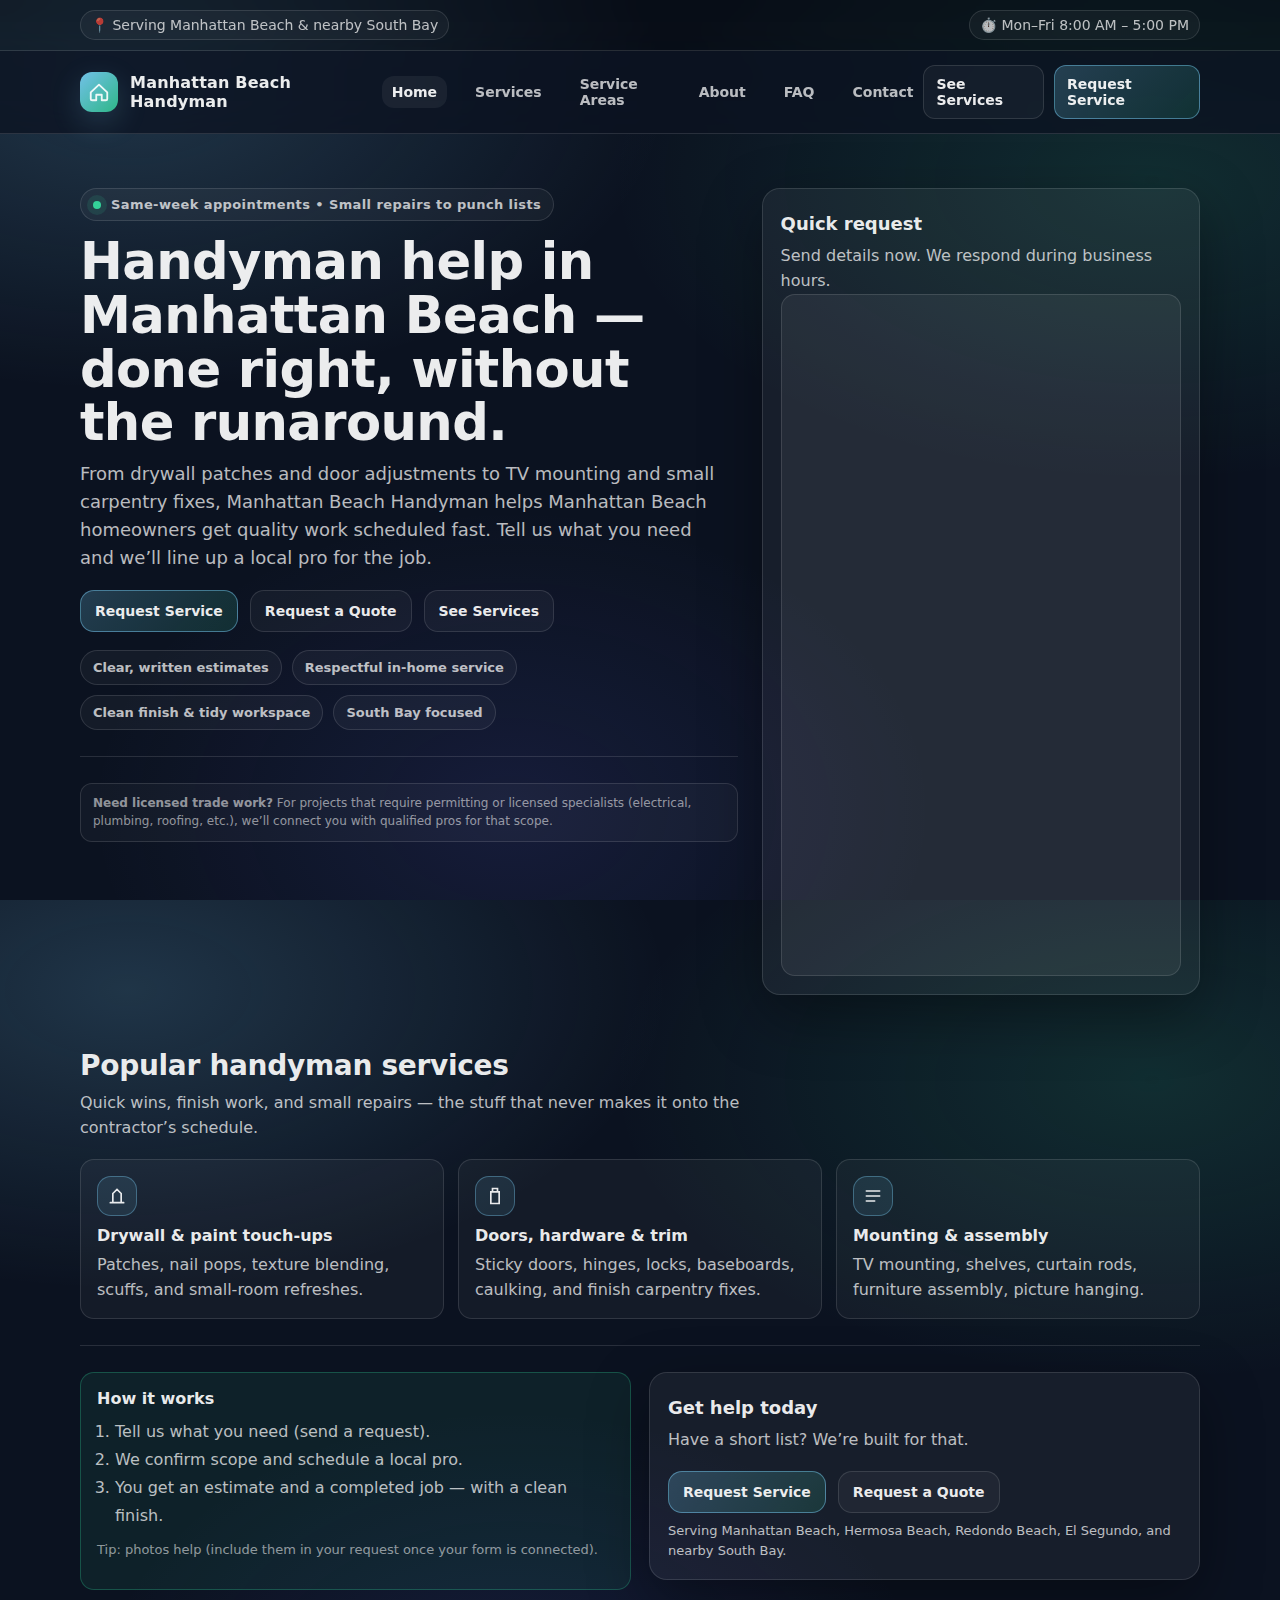
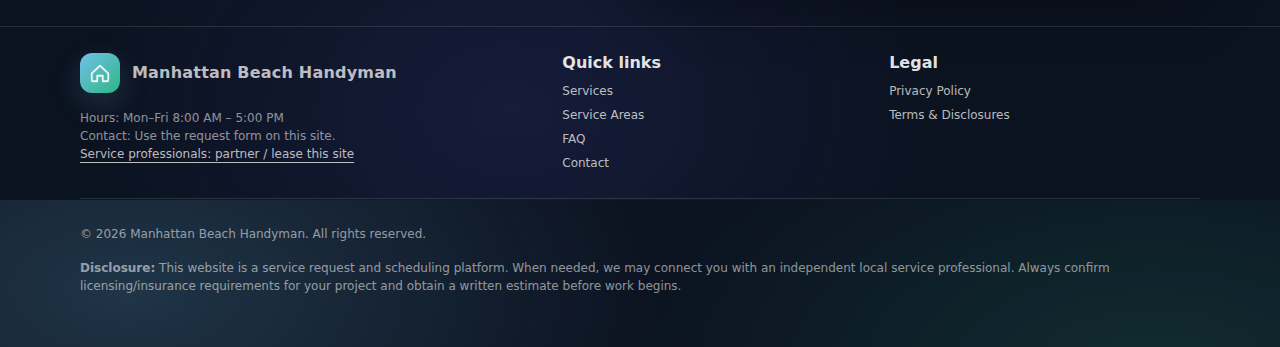
<file: index.html>
<!doctype html>
<html lang="en">
<head>
  <meta charset="utf-8" />
  <meta name="viewport" content="width=device-width, initial-scale=1" />
  <title>Manhattan Beach Handyman | Home Repairs & Punch Lists</title>
  <meta name="description" content="Handyman services in Manhattan Beach for drywall patching, doors & hardware, mounting, light carpentry, and punch list work. Request service via contact form." />
  <meta property="og:title" content="Manhattan Beach Handyman | Home Repairs & Punch Lists" />
  <meta property="og:description" content="Handyman services in Manhattan Beach for drywall patching, doors & hardware, mounting, light carpentry, and punch list work. Request service via contact form." />
  <meta property="og:type" content="website" />
  <meta property="og:url" content="https://manhattanbeachhandyman.com/" />
  <meta name="theme-color" content="#0b1220" />
  <link rel="canonical" href="https://manhattanbeachhandyman.com/" />
  <link rel="stylesheet" href="assets/css/styles.css" />
  <script type="application/ld+json">{"@context": "https://schema.org", "@type": "LocalBusiness", "name": "Manhattan Beach Handyman", "url": "https://manhattanbeachhandyman.com/", "areaServed": {"@type": "City", "name": "Manhattan Beach", "address": {"@type": "PostalAddress", "addressLocality": "Manhattan Beach", "addressRegion": "CA", "addressCountry": "US"}}, "serviceType": "Handyman Services", "openingHoursSpecification": [{"@type": "OpeningHoursSpecification", "dayOfWeek": ["Monday", "Tuesday", "Wednesday", "Thursday", "Friday"], "opens": "08:00", "closes": "17:00"}]}</script>
</head>
<body>
  <div class="topbar">
    <div class="container topbar-inner">
      <div class="pill">📍 Serving Manhattan Beach & nearby South Bay</div>
      <div class="pill">⏱️ Mon–Fri 8:00 AM – 5:00 PM</div>
    </div>
  </div>

  <header class="site-header">
    <div class="container">
      <div class="nav">
        <a class="brand" href="index.html" aria-label="Manhattan Beach Handyman homepage">
          <span class="logo"><svg viewBox="0 0 24 24" fill="none" aria-hidden="true">
  <path d="M3 12.5L12 4l9 8.5v7a1.5 1.5 0 0 1-1.5 1.5H15v-6h-6v6H4.5A1.5 1.5 0 0 1 3 19.5v-7Z" stroke="white" stroke-width="2" stroke-linejoin="round"/>
</svg></span>
          <span>Manhattan Beach Handyman</span>
        </a>

        <nav class="nav-links" aria-label="Primary navigation">
          <a class="active" href="index.html">Home</a>
<a class="" href="services.html">Services</a>
<a class="" href="service-areas.html">Service Areas</a>
<a class="" href="about.html">About</a>
<a class="" href="faq.html">FAQ</a>
<a class="" href="contact.html">Contact</a>
        </nav>

                <div class="nav-cta">
          <a class="btn small" href="services.html">See Services</a>
          <a class="btn primary small" href="contact.html">Request Service</a>
        </div>

        <button class="mobile-toggle" data-mobile-toggle aria-label="Toggle menu">Menu</button>
      </div>

      <nav class="mobile-menu" data-mobile-menu aria-label="Mobile navigation">
        <a class="active" href="index.html">Home</a>
<a class="" href="services.html">Services</a>
<a class="" href="service-areas.html">Service Areas</a>
<a class="" href="about.html">About</a>
<a class="" href="faq.html">FAQ</a>
<a class="" href="contact.html">Contact</a>
                <div class="hero-actions" style="margin-top:10px;">
          <a class="btn" href="services.html">See Services</a>
          <a class="btn primary" href="contact.html">Request Service</a>
        </div>
      </nav>
    </div>
  </header>

  <main>
    <section class="hero">
      <div class="container">
        <div class="hero-grid">
          <div>
            <div class="kicker"><span class="dot" aria-hidden="true"></span> Same-week appointments • Small repairs to punch lists</div>
            <h1>Handyman help in Manhattan Beach — done right, without the runaround.</h1>
            <p class="lead">
              From drywall patches and door adjustments to TV mounting and small carpentry fixes, Manhattan Beach Handyman helps Manhattan Beach homeowners
              get quality work scheduled fast. Tell us what you need and we’ll line up a local pro for the job.
            </p>

            <div class="hero-actions">
              <a class="btn primary" href="contact.html">Request Service</a>
              <a class="btn" href="contact.html">Request a Quote</a>
              <a class="btn" href="services.html">See Services</a>
            </div>

            <div class="badges" aria-label="Highlights">
              <div class="badge">Clear, written estimates</div>
              <div class="badge">Respectful in-home service</div>
              <div class="badge">Clean finish & tidy workspace</div>
              <div class="badge">South Bay focused</div>
            </div>

            <div class="hr"></div>
            <div class="notice">
              <strong>Need licensed trade work?</strong> For projects that require permitting or licensed specialists (electrical, plumbing, roofing, etc.),
              we’ll connect you with qualified pros for that scope.
            </div>
          </div>

          <div class="card">
            <div class="card-inner">
              <h3>Quick request</h3>
              <p>Send details now. We respond during business hours.</p>

              <!-- CONTACT FORM PLACEHOLDER
                   Replace this entire form with the embed code you’ll provide (Formspree, HighLevel, Jotform, etc.)
              -->
              <div class="embed">
  <iframe aria-label="Contact Us" frameborder="0" style="height:680px;width:100%;border:none;" src="https://forms.zohopublic.com/mobeachciti1/form/BCElectric/formperma/2JHgr9yllzlmDVvQMWgPdPE1xkvqtnTX8mqxnDVgv7M"></iframe>
</div>
            </div>
          </div>
        </div>
      </div>
    </section>

    <section class="section">
      <div class="container">
        <h2>Popular handyman services</h2>
        <p class="sub">Quick wins, finish work, and small repairs — the stuff that never makes it onto the contractor’s schedule.</p>

        <div class="grid3">
          <div class="feature">
            <div class="icon" aria-hidden="true">
              <svg viewBox="0 0 24 24" fill="none"><path d="M4 20h16M7 20V9l5-5 5 5v11" stroke="white" stroke-width="2" stroke-linecap="round"/></svg>
            </div>
            <h3>Drywall & paint touch-ups</h3>
            <p>Patches, nail pops, texture blending, scuffs, and small-room refreshes.</p>
          </div>

          <div class="feature">
            <div class="icon" aria-hidden="true">
              <svg viewBox="0 0 24 24" fill="none"><path d="M7 7h10v14H7zM9 3h6v4H9z" stroke="white" stroke-width="2"/></svg>
            </div>
            <h3>Doors, hardware & trim</h3>
            <p>Sticky doors, hinges, locks, baseboards, caulking, and finish carpentry fixes.</p>
          </div>

          <div class="feature">
            <div class="icon" aria-hidden="true">
              <svg viewBox="0 0 24 24" fill="none"><path d="M4 6h16M4 12h16M4 18h10" stroke="white" stroke-width="2" stroke-linecap="round"/></svg>
            </div>
            <h3>Mounting & assembly</h3>
            <p>TV mounting, shelves, curtain rods, furniture assembly, picture hanging.</p>
          </div>
        </div>

        <div class="hr"></div>

        <div class="split">
          <div class="callout">
            <strong>How it works</strong>
            <ol class="list">
              <li>Tell us what you need (send a request).</li>
              <li>We confirm scope and schedule a local pro.</li>
              <li>You get an estimate and a completed job — with a clean finish.</li>
            </ol>
            <p class="mini">Tip: photos help (include them in your request once your form is connected).</p>
          </div>

          <div class="card">
            <div class="card-inner">
              <h3>Get help today</h3>
              <p>Have a short list? We’re built for that.</p>
              <div class="hero-actions">
                <a class="btn primary" href="contact.html">Request Service</a>
                <a class="btn" href="contact.html">Request a Quote</a>
              </div>
              <p class="mini">Serving Manhattan Beach, Hermosa Beach, Redondo Beach, El Segundo, and nearby South Bay.</p>
            </div>
          </div>
        </div>
      </div>
    </section>
  </main>

  <footer>
    <div class="container">
      <div class="footer-grid">
        <div>
          <div class="brand" style="margin-bottom:8px;">
            <span class="logo" aria-hidden="true"><svg viewBox="0 0 24 24" fill="none" aria-hidden="true">
  <path d="M3 12.5L12 4l9 8.5v7a1.5 1.5 0 0 1-1.5 1.5H15v-6h-6v6H4.5A1.5 1.5 0 0 1 3 19.5v-7Z" stroke="white" stroke-width="2" stroke-linejoin="round"/>
</svg></span>
            <span>Manhattan Beach Handyman</span>
          </div>
          <div class="smallprint">
            Hours: Mon–Fri 8:00 AM – 5:00 PM<br />
            Contact: Use the request form on this site.<br />
            <span class="partner-link"><a href="partner.html">Service professionals: partner / lease this site</a></span>
          </div>
        </div>
        <div>
          <strong style="color:rgba(255,255,255,.9)">Quick links</strong>
          <div class="smallprint" style="margin-top:10px; display:grid; gap:6px;">
            <a href="services.html">Services</a>
            <a href="service-areas.html">Service Areas</a>
            <a href="faq.html">FAQ</a>
            <a href="contact.html">Contact</a>
          </div>
        </div>
        <div>
          <strong style="color:rgba(255,255,255,.9)">Legal</strong>
          <div class="smallprint" style="margin-top:10px; display:grid; gap:6px;">
            <a href="privacy.html">Privacy Policy</a>
            <a href="terms.html">Terms & Disclosures</a>
          </div>
        </div>
      </div>

      <div class="hr"></div>

      <div class="smallprint">
        © <span data-year></span> Manhattan Beach Handyman. All rights reserved.
      </div>
      <p class="smallprint">
        <strong>Disclosure:</strong> This website is a service request and scheduling platform. When needed, we may connect you with an independent local service professional.
        Always confirm licensing/insurance requirements for your project and obtain a written estimate before work begins.
      </p>
    </div>
  </footer>

  <script src="assets/js/main.js" defer></script>
</body>
</html>
</file>
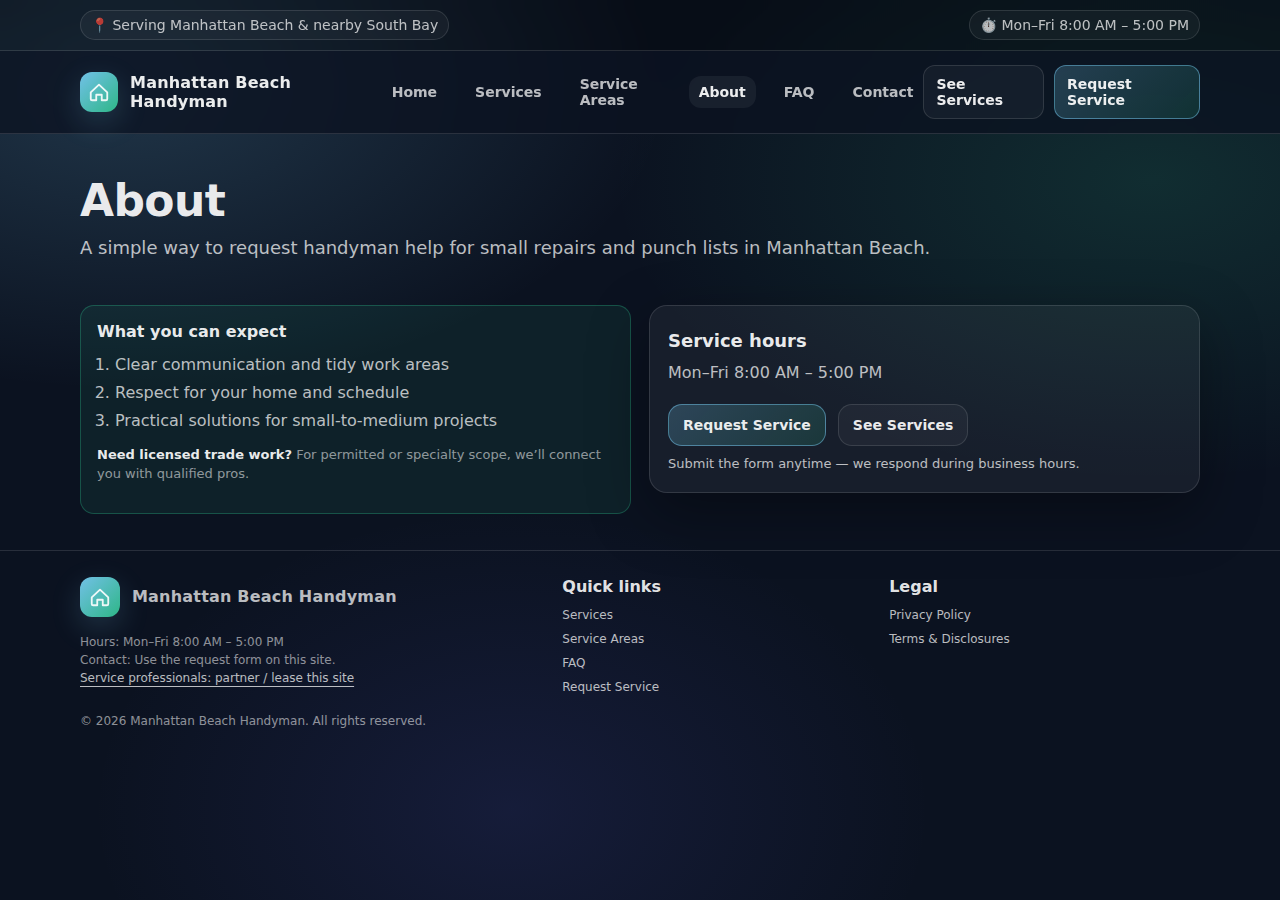
<file: about.html>
<!doctype html>
<html lang="en">
<head>

  <meta charset="utf-8" />
  <meta name="viewport" content="width=device-width, initial-scale=1" />
  <title>About | Manhattan Beach Handyman</title>
  <meta name="description" content="A simple way to request handyman help for small repairs and punch lists in Manhattan Beach. Submit a service request via our contact form." />
  <meta property="og:title" content="About | Manhattan Beach Handyman" />
  <meta property="og:description" content="A simple way to request handyman help for small repairs and punch lists in Manhattan Beach. Submit a service request via our contact form." />
  <meta property="og:type" content="website" />
  <meta property="og:url" content="https://manhattanbeachhandyman.com/about.html" />
  <meta name="theme-color" content="#0b1220" />
  <link rel="canonical" href="https://manhattanbeachhandyman.com/about.html" />
  <link rel="stylesheet" href="assets/css/styles.css" />
  <script type="application/ld+json">{"@context":"https://schema.org","@type":"LocalBusiness","name":"Manhattan Beach Handyman","url":"https://manhattanbeachhandyman.com/about.html","areaServed":{"@type":"City","name":"Manhattan Beach","address":{"@type":"PostalAddress","addressLocality":"Manhattan Beach","addressRegion":"CA","addressCountry":"US"}},"serviceType":"Handyman Services","openingHoursSpecification":[{"@type":"OpeningHoursSpecification","dayOfWeek":["Monday","Tuesday","Wednesday","Thursday","Friday"],"opens":"08:00","closes":"17:00"}]}</script>

</head>
<body>

  <div class="topbar">
    <div class="container topbar-inner">
      <div class="pill">📍 Serving Manhattan Beach & nearby South Bay</div>
      <div class="pill">⏱️ Mon–Fri 8:00 AM – 5:00 PM</div>
    </div>
  </div>


  <header class="site-header">
    <div class="container">
      <div class="nav">
        <a class="brand" href="index.html" aria-label="Manhattan Beach Handyman homepage">
          <span class="logo" aria-hidden="true">
            <svg viewBox="0 0 24 24" fill="none" aria-hidden="true">
              <path d="M3 12.5L12 4l9 8.5v7a1.5 1.5 0 0 1-1.5 1.5H15v-6h-6v6H4.5A1.5 1.5 0 0 1 3 19.5v-7Z" stroke="white" stroke-width="2" stroke-linejoin="round"/>
            </svg>
          </span>
          <span>Manhattan Beach Handyman</span>
        </a>

        <nav class="nav-links" aria-label="Primary navigation">
          <a class="" href="index.html">Home</a>
<a class="" href="services.html">Services</a>
<a class="" href="service-areas.html">Service Areas</a>
<a class="active" href="about.html">About</a>
<a class="" href="faq.html">FAQ</a>
<a class="" href="contact.html">Contact</a>
        </nav>

        <div class="nav-cta">
          <a class="btn small" href="services.html">See Services</a>
          <a class="btn primary small" href="contact.html">Request Service</a>
        </div>

        <button class="mobile-toggle" data-mobile-toggle aria-label="Toggle menu">Menu</button>
      </div>

      <nav class="mobile-menu" data-mobile-menu aria-label="Mobile navigation">
        <a class="" href="index.html">Home</a>
<a class="" href="services.html">Services</a>
<a class="" href="service-areas.html">Service Areas</a>
<a class="active" href="about.html">About</a>
<a class="" href="faq.html">FAQ</a>
<a class="" href="contact.html">Contact</a>
        <div class="hero-actions" style="margin-top:10px;">
          <a class="btn" href="services.html">See Services</a>
          <a class="btn primary" href="contact.html">Request Service</a>
        </div>
      </nav>
    </div>
  </header>

<main>

  <section class="page-hero">
    <div class="container">
      <h1>About</h1>
      <p class="lead">A simple way to request handyman help for small repairs and punch lists in Manhattan Beach.</p>
    </div>
  </section>

  <section class="section">
    <div class="container">
      <div class="split">
        <div class="callout">
          <strong>What you can expect</strong>
          <ol class="list">
            <li>Clear communication and tidy work areas</li>
            <li>Respect for your home and schedule</li>
            <li>Practical solutions for small‑to‑medium projects</li>
          </ol>
          <p class="mini"><strong>Need licensed trade work?</strong> For permitted or specialty scope, we’ll connect you with qualified pros.</p>
        </div>

        <div class="card">
          <div class="card-inner">
            <h3>Service hours</h3>
            <p>Mon–Fri 8:00 AM – 5:00 PM</p>
            <div class="hero-actions">
              <a class="btn primary" href="contact.html">Request Service</a>
              <a class="btn" href="services.html">See Services</a>
            </div>
            <p class="mini">Submit the form anytime — we respond during business hours.</p>
          </div>
        </div>
      </div>
    </div>
  </section>

</main>

  <footer>
    <div class="container">
      <div class="footer-grid">
        <div>
          <div class="brand" style="margin-bottom:8px;">
            <span class="logo" aria-hidden="true"><svg viewBox="0 0 24 24" fill="none" aria-hidden="true">
              <path d="M3 12.5L12 4l9 8.5v7a1.5 1.5 0 0 1-1.5 1.5H15v-6h-6v6H4.5A1.5 1.5 0 0 1 3 19.5v-7Z" stroke="white" stroke-width="2" stroke-linejoin="round"/>
            </svg></span>
            <span>Manhattan Beach Handyman</span>
          </div>
          <div class="smallprint">
            Hours: Mon–Fri 8:00 AM – 5:00 PM<br />
            Contact: Use the request form on this site.<br />
            <span class="partner-link"><a href="partner.html">Service professionals: partner / lease this site</a></span>
          </div>
        </div>
        <div>
          <strong style="color:rgba(255,255,255,.9)">Quick links</strong>
          <div class="smallprint" style="margin-top:10px; display:grid; gap:6px;">
            <a href="services.html">Services</a>
            <a href="service-areas.html">Service Areas</a>
            <a href="faq.html">FAQ</a>
            <a href="contact.html">Request Service</a>
          </div>
        </div>
        <div>
          <strong style="color:rgba(255,255,255,.9)">Legal</strong>
          <div class="smallprint" style="margin-top:10px; display:grid; gap:6px;">
            <a href="privacy.html">Privacy Policy</a>
            <a href="terms.html">Terms & Disclosures</a>
          </div>
        </div>
      </div>

      <div class="footer-bottom">
        <div class="smallprint">© <span data-year>2026</span> Manhattan Beach Handyman. All rights reserved.</div>
      </div>
    </div>
  </footer>

  <script src="assets/js/main.js"></script>

</body>
</html>
</file>
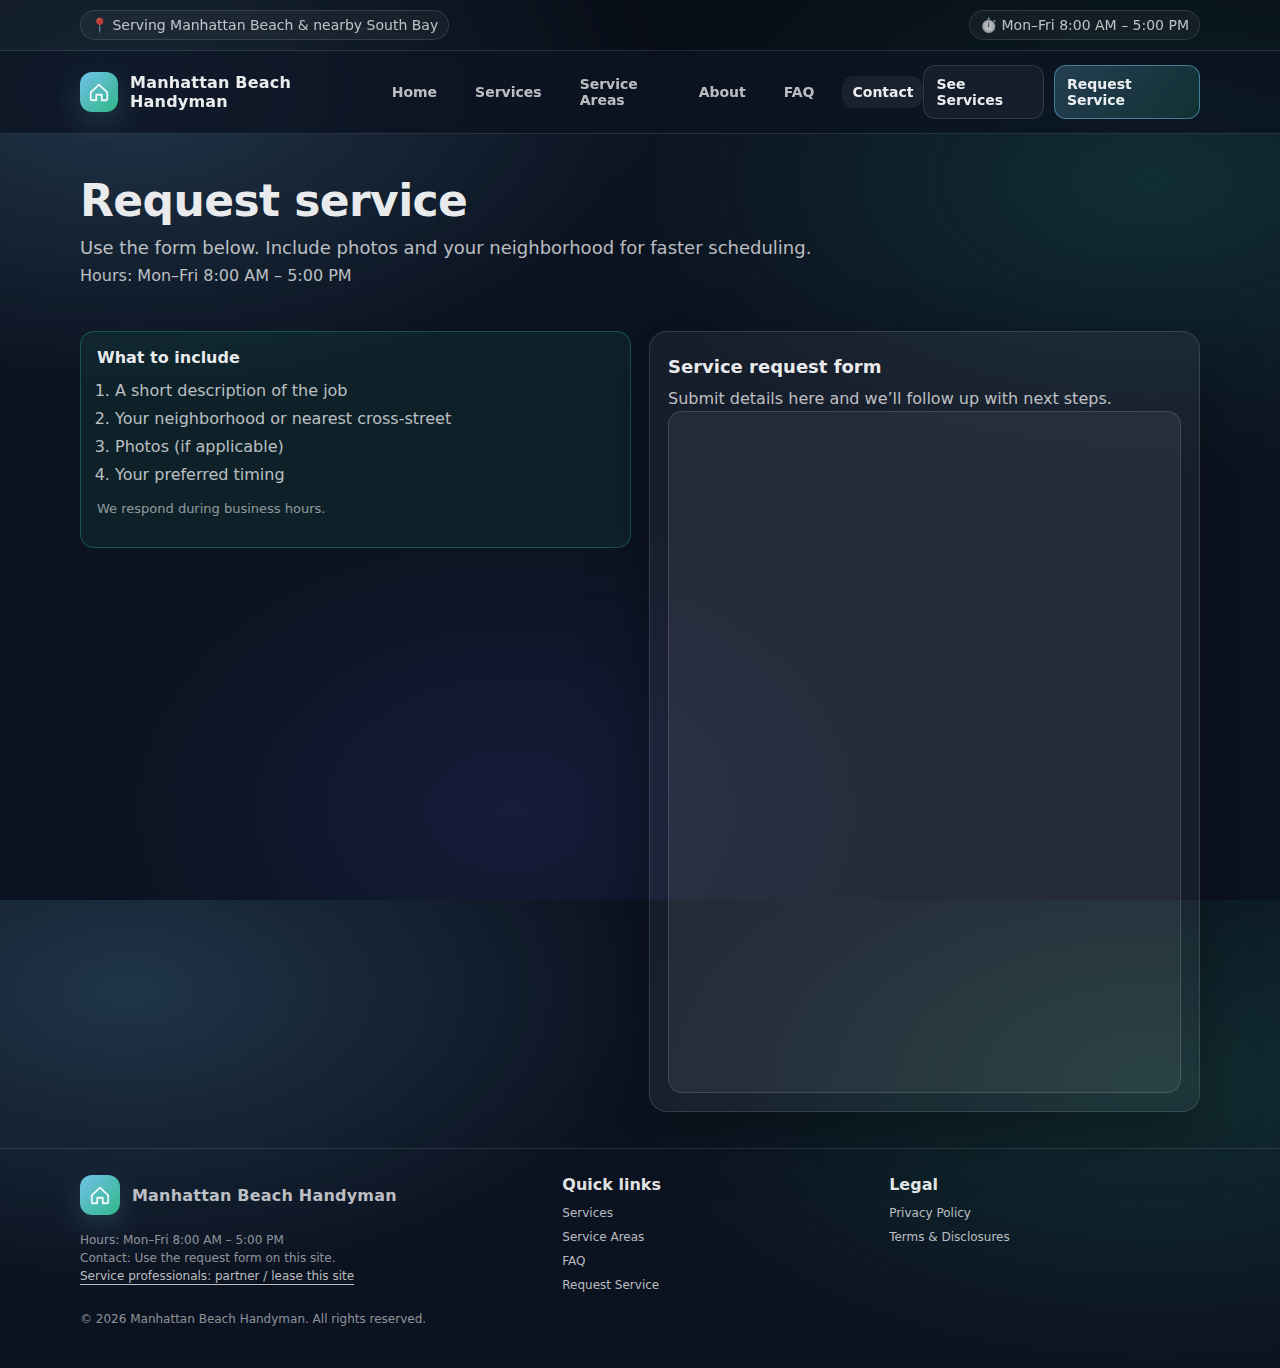
<file: contact.html>
<!doctype html>
<html lang="en">
<head>

  <meta charset="utf-8" />
  <meta name="viewport" content="width=device-width, initial-scale=1" />
  <title>Contact | Manhattan Beach Handyman</title>
  <meta name="description" content="Request handyman service in Manhattan Beach using our contact form. Business hours Monday–Friday 8:00 AM–5:00 PM." />
  <meta property="og:title" content="Contact | Manhattan Beach Handyman" />
  <meta property="og:description" content="Request handyman service in Manhattan Beach using our contact form. Business hours Monday–Friday 8:00 AM–5:00 PM." />
  <meta property="og:type" content="website" />
  <meta property="og:url" content="https://manhattanbeachhandyman.com/contact.html" />
  <meta name="theme-color" content="#0b1220" />
  <link rel="canonical" href="https://manhattanbeachhandyman.com/contact.html" />
  <link rel="stylesheet" href="assets/css/styles.css" />
  <script type="application/ld+json">{"@context":"https://schema.org","@type":"LocalBusiness","name":"Manhattan Beach Handyman","url":"https://manhattanbeachhandyman.com/contact.html","areaServed":{"@type":"City","name":"Manhattan Beach","address":{"@type":"PostalAddress","addressLocality":"Manhattan Beach","addressRegion":"CA","addressCountry":"US"}},"serviceType":"Handyman Services","openingHoursSpecification":[{"@type":"OpeningHoursSpecification","dayOfWeek":["Monday","Tuesday","Wednesday","Thursday","Friday"],"opens":"08:00","closes":"17:00"}]}</script>

</head>
<body>

  <div class="topbar">
    <div class="container topbar-inner">
      <div class="pill">📍 Serving Manhattan Beach & nearby South Bay</div>
      <div class="pill">⏱️ Mon–Fri 8:00 AM – 5:00 PM</div>
    </div>
  </div>


  <header class="site-header">
    <div class="container">
      <div class="nav">
        <a class="brand" href="index.html" aria-label="Manhattan Beach Handyman homepage">
          <span class="logo" aria-hidden="true">
            <svg viewBox="0 0 24 24" fill="none" aria-hidden="true">
              <path d="M3 12.5L12 4l9 8.5v7a1.5 1.5 0 0 1-1.5 1.5H15v-6h-6v6H4.5A1.5 1.5 0 0 1 3 19.5v-7Z" stroke="white" stroke-width="2" stroke-linejoin="round"/>
            </svg>
          </span>
          <span>Manhattan Beach Handyman</span>
        </a>

        <nav class="nav-links" aria-label="Primary navigation">
          <a class="" href="index.html">Home</a>
<a class="" href="services.html">Services</a>
<a class="" href="service-areas.html">Service Areas</a>
<a class="" href="about.html">About</a>
<a class="" href="faq.html">FAQ</a>
<a class="active" href="contact.html">Contact</a>
        </nav>

        <div class="nav-cta">
          <a class="btn small" href="services.html">See Services</a>
          <a class="btn primary small" href="contact.html">Request Service</a>
        </div>

        <button class="mobile-toggle" data-mobile-toggle aria-label="Toggle menu">Menu</button>
      </div>

      <nav class="mobile-menu" data-mobile-menu aria-label="Mobile navigation">
        <a class="" href="index.html">Home</a>
<a class="" href="services.html">Services</a>
<a class="" href="service-areas.html">Service Areas</a>
<a class="" href="about.html">About</a>
<a class="" href="faq.html">FAQ</a>
<a class="active" href="contact.html">Contact</a>
        <div class="hero-actions" style="margin-top:10px;">
          <a class="btn" href="services.html">See Services</a>
          <a class="btn primary" href="contact.html">Request Service</a>
        </div>
      </nav>
    </div>
  </header>

<main>

  <section class="page-hero">
    <div class="container">
      <h1>Request service</h1>
      <p class="lead">Use the form below. Include photos and your neighborhood for faster scheduling.</p>
      <p class="sub">Hours: Mon–Fri 8:00 AM – 5:00 PM</p>
    </div>
  </section>

  <section class="section">
    <div class="container">
      <div class="split">
        <div class="callout">
          <strong>What to include</strong>
          <ol class="list">
            <li>A short description of the job</li>
            <li>Your neighborhood or nearest cross‑street</li>
            <li>Photos (if applicable)</li>
            <li>Your preferred timing</li>
          </ol>
          <p class="mini">We respond during business hours.</p>
        </div>

        <div class="card">
          <div class="card-inner">
            <h3>Service request form</h3>
            <p>Submit details here and we’ll follow up with next steps.</p>
            <div class="embed">
  <iframe aria-label="Contact Us" frameborder="0" style="height:680px;width:100%;border:none;" src="https://forms.zohopublic.com/mobeachciti1/form/BCElectric/formperma/2JHgr9yllzlmDVvQMWgPdPE1xkvqtnTX8mqxnDVgv7M"></iframe>
</div>
          </div>
        </div>
      </div>
    </div>
  </section>

</main>

  <footer>
    <div class="container">
      <div class="footer-grid">
        <div>
          <div class="brand" style="margin-bottom:8px;">
            <span class="logo" aria-hidden="true"><svg viewBox="0 0 24 24" fill="none" aria-hidden="true">
              <path d="M3 12.5L12 4l9 8.5v7a1.5 1.5 0 0 1-1.5 1.5H15v-6h-6v6H4.5A1.5 1.5 0 0 1 3 19.5v-7Z" stroke="white" stroke-width="2" stroke-linejoin="round"/>
            </svg></span>
            <span>Manhattan Beach Handyman</span>
          </div>
          <div class="smallprint">
            Hours: Mon–Fri 8:00 AM – 5:00 PM<br />
            Contact: Use the request form on this site.<br />
            <span class="partner-link"><a href="partner.html">Service professionals: partner / lease this site</a></span>
          </div>
        </div>
        <div>
          <strong style="color:rgba(255,255,255,.9)">Quick links</strong>
          <div class="smallprint" style="margin-top:10px; display:grid; gap:6px;">
            <a href="services.html">Services</a>
            <a href="service-areas.html">Service Areas</a>
            <a href="faq.html">FAQ</a>
            <a href="contact.html">Request Service</a>
          </div>
        </div>
        <div>
          <strong style="color:rgba(255,255,255,.9)">Legal</strong>
          <div class="smallprint" style="margin-top:10px; display:grid; gap:6px;">
            <a href="privacy.html">Privacy Policy</a>
            <a href="terms.html">Terms & Disclosures</a>
          </div>
        </div>
      </div>

      <div class="footer-bottom">
        <div class="smallprint">© <span data-year>2026</span> Manhattan Beach Handyman. All rights reserved.</div>
      </div>
    </div>
  </footer>

  <script src="assets/js/main.js"></script>

</body>
</html>
</file>
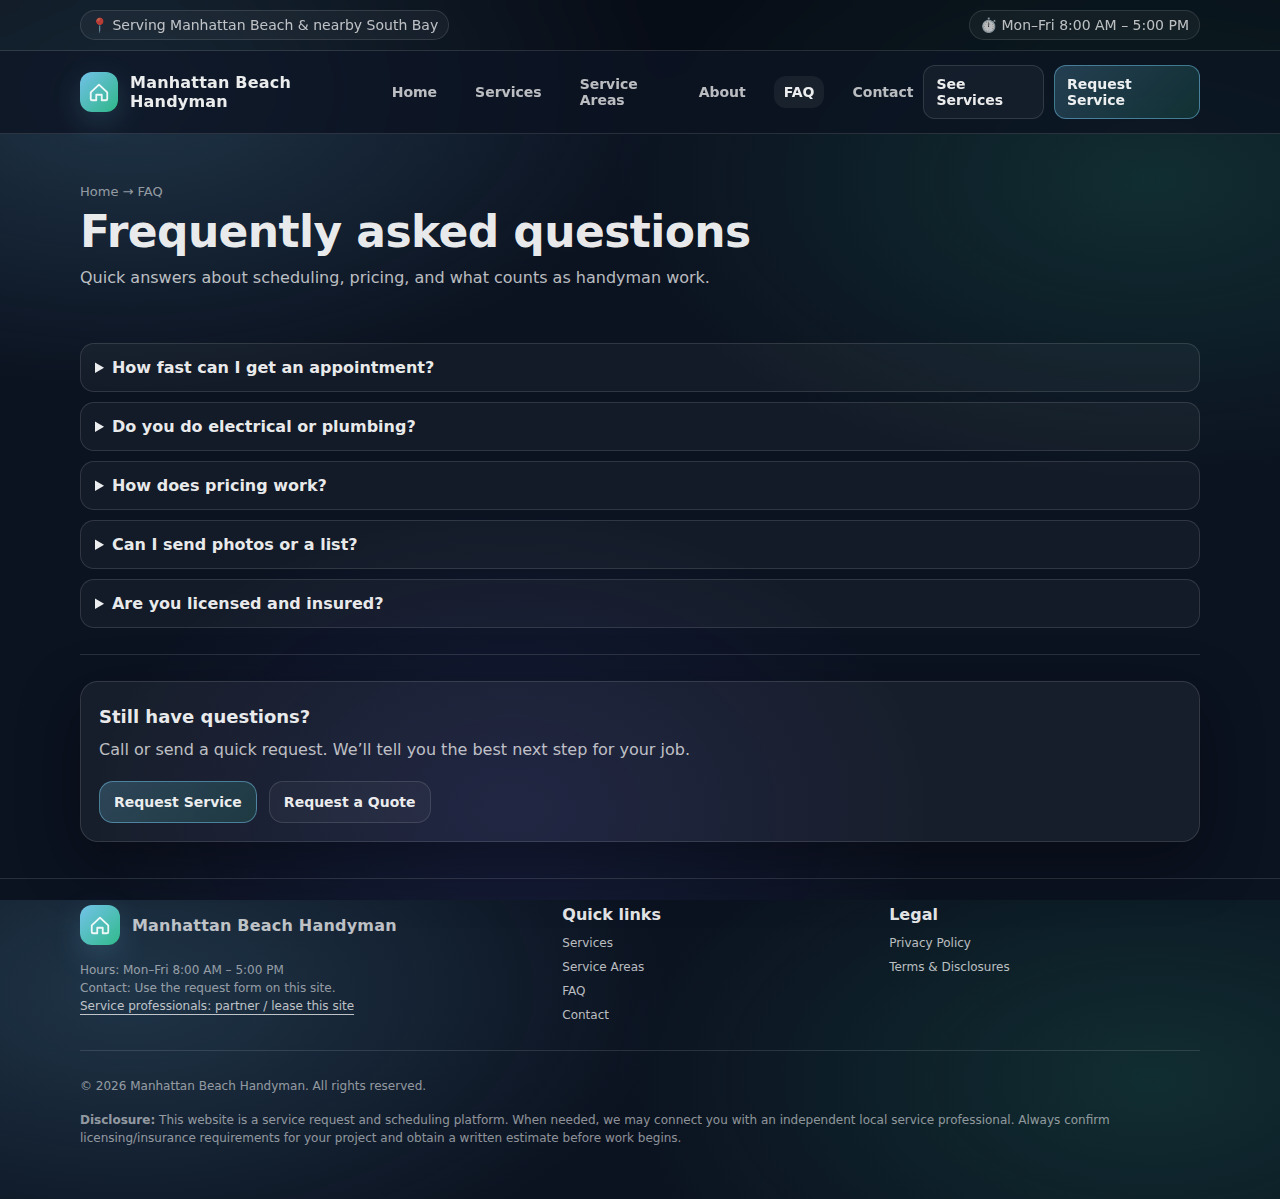
<file: faq.html>
<!doctype html>
<html lang="en">
<head>
  <meta charset="utf-8" />
  <meta name="viewport" content="width=device-width, initial-scale=1" />
  <title>FAQ | Manhattan Beach Handyman</title>
  <meta name="description" content="Frequently asked questions about handyman services in Manhattan Beach. Submit a request via our contact form." />
  <meta property="og:title" content="FAQ | Manhattan Beach Handyman" />
  <meta property="og:description" content="Frequently asked questions about handyman services in Manhattan Beach. Submit a request via our contact form." />
  <meta property="og:type" content="website" />
  <meta property="og:url" content="https://manhattanbeachhandyman.com/faq.html" />
  <meta name="theme-color" content="#0b1220" />
  <link rel="canonical" href="https://manhattanbeachhandyman.com/faq.html" />
  <link rel="stylesheet" href="assets/css/styles.css" />
  <script type="application/ld+json">{"@context": "https://schema.org", "@type": "LocalBusiness", "name": "Manhattan Beach Handyman", "url": "https://manhattanbeachhandyman.com/faq.html", "areaServed": {"@type": "City", "name": "Manhattan Beach", "address": {"@type": "PostalAddress", "addressLocality": "Manhattan Beach", "addressRegion": "CA", "addressCountry": "US"}}, "serviceType": "Handyman Services", "openingHoursSpecification": [{"@type": "OpeningHoursSpecification", "dayOfWeek": ["Monday", "Tuesday", "Wednesday", "Thursday", "Friday"], "opens": "08:00", "closes": "17:00"}]}</script>
</head>
<body>
  <div class="topbar">
    <div class="container topbar-inner">
      <div class="pill">📍 Serving Manhattan Beach & nearby South Bay</div>
      <div class="pill">⏱️ Mon–Fri 8:00 AM – 5:00 PM</div>
    </div>
  </div>

  <header class="site-header">
    <div class="container">
      <div class="nav">
        <a class="brand" href="index.html" aria-label="Manhattan Beach Handyman homepage">
          <span class="logo"><svg viewBox="0 0 24 24" fill="none" aria-hidden="true">
  <path d="M3 12.5L12 4l9 8.5v7a1.5 1.5 0 0 1-1.5 1.5H15v-6h-6v6H4.5A1.5 1.5 0 0 1 3 19.5v-7Z" stroke="white" stroke-width="2" stroke-linejoin="round"/>
</svg></span>
          <span>Manhattan Beach Handyman</span>
        </a>

        <nav class="nav-links" aria-label="Primary navigation">
          <a class="" href="index.html">Home</a>
<a class="" href="services.html">Services</a>
<a class="" href="service-areas.html">Service Areas</a>
<a class="" href="about.html">About</a>
<a class="active" href="faq.html">FAQ</a>
<a class="" href="contact.html">Contact</a>
        </nav>

                <div class="nav-cta">
          <a class="btn small" href="services.html">See Services</a>
          <a class="btn primary small" href="contact.html">Request Service</a>
        </div>

        <button class="mobile-toggle" data-mobile-toggle aria-label="Toggle menu">Menu</button>
      </div>

      <nav class="mobile-menu" data-mobile-menu aria-label="Mobile navigation">
        <a class="" href="index.html">Home</a>
<a class="" href="services.html">Services</a>
<a class="" href="service-areas.html">Service Areas</a>
<a class="" href="about.html">About</a>
<a class="active" href="faq.html">FAQ</a>
<a class="" href="contact.html">Contact</a>
                <div class="hero-actions" style="margin-top:10px;">
          <a class="btn" href="services.html">See Services</a>
          <a class="btn primary" href="contact.html">Request Service</a>
        </div>
      </nav>
    </div>
  </header>

  <main>
    <section class="page-hero">
      <div class="container">
        <div class="breadcrumb"><a href="index.html">Home</a> → FAQ</div>
        <h1>Frequently asked questions</h1>
        <p>Quick answers about scheduling, pricing, and what counts as handyman work.</p>
      </div>
    </section>

    <section class="section faq">
      <div class="container">
        <details>
          <summary>How fast can I get an appointment?</summary>
          <p>
            Many small jobs can be scheduled within the week depending on workload and parts availability.
            For urgent issues, calling is the fastest way to check openings.
          </p>
        </details>

        <details>
          <summary>Do you do electrical or plumbing?</summary>
          <p>
            We can help with minor, non-permitted tasks (like swapping a light fixture or replacing a faucet) depending on scope.
            For permitted or complex electrical/plumbing work, we’ll route you to the appropriate licensed specialist.
          </p>
        </details>

        <details>
          <summary>How does pricing work?</summary>
          <p>
            You’ll receive a written estimate based on the scope, time, and materials. Small jobs are often priced as
            an hourly minimum or half-day/day rate. Bundling multiple tasks is usually the best value.
          </p>
        </details>

        <details>
          <summary>Can I send photos or a list?</summary>
          <p>
            Yes — photos and a bullet list of tasks help us estimate faster. If you’re using the contact form,
            you can add photos once your form tool supports uploads, or we can take them via text/email.
          </p>
        </details>

        <details>
          <summary>Are you licensed and insured?</summary>
          <p>
            Requirements vary by project scope. For projects that require licensing or insurance, we can connect you with
            independent professionals who hold the appropriate credentials for that work. Always confirm details before hiring.
          </p>
        </details>

        <div class="hr"></div>

        <div class="card">
          <div class="card-inner">
            <h3>Still have questions?</h3>
            <p>Call or send a quick request. We’ll tell you the best next step for your job.</p>
            <div class="hero-actions">
              <a class="btn primary" href="contact.html">Request Service</a>
              <a class="btn" href="contact.html">Request a Quote</a>
            </div>
          </div>
        </div>
      </div>
    </section>
  </main>

  <footer>
    <div class="container">
      <div class="footer-grid">
        <div>
          <div class="brand" style="margin-bottom:8px;">
            <span class="logo" aria-hidden="true"><svg viewBox="0 0 24 24" fill="none" aria-hidden="true">
  <path d="M3 12.5L12 4l9 8.5v7a1.5 1.5 0 0 1-1.5 1.5H15v-6h-6v6H4.5A1.5 1.5 0 0 1 3 19.5v-7Z" stroke="white" stroke-width="2" stroke-linejoin="round"/>
</svg></span>
            <span>Manhattan Beach Handyman</span>
          </div>
          <div class="smallprint">
            Hours: Mon–Fri 8:00 AM – 5:00 PM<br />
            Contact: Use the request form on this site.<br />
            <span class="partner-link"><a href="partner.html">Service professionals: partner / lease this site</a></span>
          </div>
        </div>
        <div>
          <strong style="color:rgba(255,255,255,.9)">Quick links</strong>
          <div class="smallprint" style="margin-top:10px; display:grid; gap:6px;">
            <a href="services.html">Services</a>
            <a href="service-areas.html">Service Areas</a>
            <a href="faq.html">FAQ</a>
            <a href="contact.html">Contact</a>
          </div>
        </div>
        <div>
          <strong style="color:rgba(255,255,255,.9)">Legal</strong>
          <div class="smallprint" style="margin-top:10px; display:grid; gap:6px;">
            <a href="privacy.html">Privacy Policy</a>
            <a href="terms.html">Terms & Disclosures</a>
          </div>
        </div>
      </div>

      <div class="hr"></div>

      <div class="smallprint">
        © <span data-year></span> Manhattan Beach Handyman. All rights reserved.
      </div>
      <p class="smallprint">
        <strong>Disclosure:</strong> This website is a service request and scheduling platform. When needed, we may connect you with an independent local service professional.
        Always confirm licensing/insurance requirements for your project and obtain a written estimate before work begins.
      </p>
    </div>
  </footer>

  <script src="assets/js/main.js" defer></script>
</body>
</html>
</file>
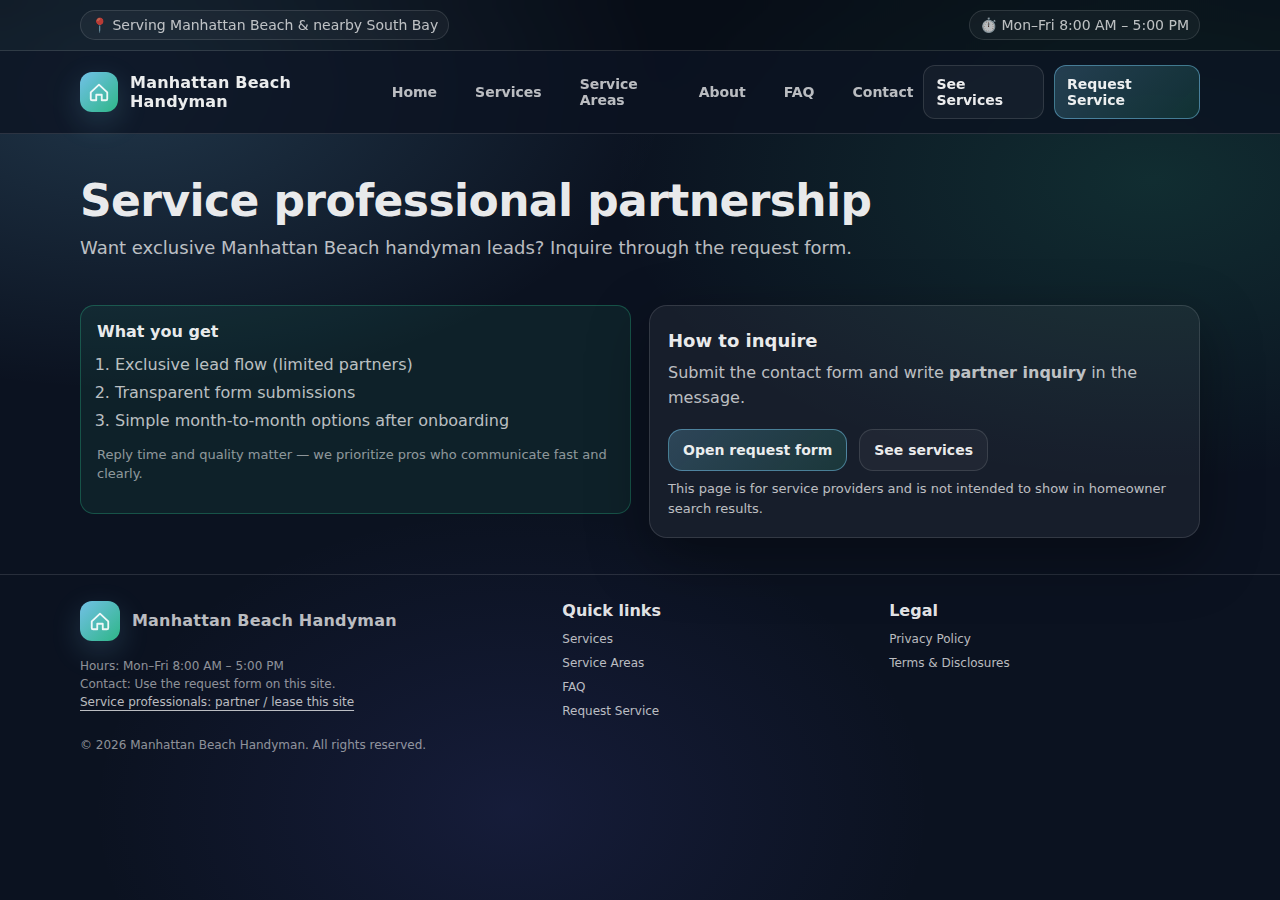
<file: partner.html>
<!doctype html>
<html lang="en">
<head>

  <meta charset="utf-8" />
  <meta name="viewport" content="width=device-width, initial-scale=1" />
  <title>Partner / Lease | Manhattan Beach Handyman Leads</title>
  <meta name="description" content="Service professionals can partner/lease this site for exclusive Manhattan Beach handyman leads." />
  <meta property="og:title" content="Partner / Lease | Manhattan Beach Handyman Leads" />
  <meta property="og:description" content="Service professionals can partner/lease this site for exclusive Manhattan Beach handyman leads." />
  <meta property="og:type" content="website" />
  <meta property="og:url" content="https://manhattanbeachhandyman.com/partner.html" />
  <meta name="theme-color" content="#0b1220" />
  <link rel="canonical" href="https://manhattanbeachhandyman.com/partner.html" />
  <link rel="stylesheet" href="assets/css/styles.css" />
  <meta name="robots" content="noindex,follow" />
  <script type="application/ld+json">{"@context":"https://schema.org","@type":"LocalBusiness","name":"Manhattan Beach Handyman","url":"https://manhattanbeachhandyman.com/partner.html","areaServed":{"@type":"City","name":"Manhattan Beach","address":{"@type":"PostalAddress","addressLocality":"Manhattan Beach","addressRegion":"CA","addressCountry":"US"}},"serviceType":"Handyman Services","openingHoursSpecification":[{"@type":"OpeningHoursSpecification","dayOfWeek":["Monday","Tuesday","Wednesday","Thursday","Friday"],"opens":"08:00","closes":"17:00"}]}</script>

</head>
<body>

  <div class="topbar">
    <div class="container topbar-inner">
      <div class="pill">📍 Serving Manhattan Beach & nearby South Bay</div>
      <div class="pill">⏱️ Mon–Fri 8:00 AM – 5:00 PM</div>
    </div>
  </div>


  <header class="site-header">
    <div class="container">
      <div class="nav">
        <a class="brand" href="index.html" aria-label="Manhattan Beach Handyman homepage">
          <span class="logo" aria-hidden="true">
            <svg viewBox="0 0 24 24" fill="none" aria-hidden="true">
              <path d="M3 12.5L12 4l9 8.5v7a1.5 1.5 0 0 1-1.5 1.5H15v-6h-6v6H4.5A1.5 1.5 0 0 1 3 19.5v-7Z" stroke="white" stroke-width="2" stroke-linejoin="round"/>
            </svg>
          </span>
          <span>Manhattan Beach Handyman</span>
        </a>

        <nav class="nav-links" aria-label="Primary navigation">
          <a class="" href="index.html">Home</a>
<a class="" href="services.html">Services</a>
<a class="" href="service-areas.html">Service Areas</a>
<a class="" href="about.html">About</a>
<a class="" href="faq.html">FAQ</a>
<a class="" href="contact.html">Contact</a>
        </nav>

        <div class="nav-cta">
          <a class="btn small" href="services.html">See Services</a>
          <a class="btn primary small" href="contact.html">Request Service</a>
        </div>

        <button class="mobile-toggle" data-mobile-toggle aria-label="Toggle menu">Menu</button>
      </div>

      <nav class="mobile-menu" data-mobile-menu aria-label="Mobile navigation">
        <a class="" href="index.html">Home</a>
<a class="" href="services.html">Services</a>
<a class="" href="service-areas.html">Service Areas</a>
<a class="" href="about.html">About</a>
<a class="" href="faq.html">FAQ</a>
<a class="" href="contact.html">Contact</a>
        <div class="hero-actions" style="margin-top:10px;">
          <a class="btn" href="services.html">See Services</a>
          <a class="btn primary" href="contact.html">Request Service</a>
        </div>
      </nav>
    </div>
  </header>

<main>
  <section class="page-hero">
    <div class="container">
      <h1>Service professional partnership</h1>
      <p class="lead">Want exclusive Manhattan Beach handyman leads? Inquire through the request form.</p>
    </div>
  </section>

  <section class="section">
    <div class="container">
      <div class="split">
        <div class="callout">
          <strong>What you get</strong>
          <ol class="list">
            <li>Exclusive lead flow (limited partners)</li>
            <li>Transparent form submissions</li>
            <li>Simple month‑to‑month options after onboarding</li>
          </ol>
          <p class="mini">Reply time and quality matter — we prioritize pros who communicate fast and clearly.</p>
        </div>

        <div class="card">
          <div class="card-inner">
            <h3>How to inquire</h3>
            <p>Submit the contact form and write <strong>partner inquiry</strong> in the message.</p>
            <div class="hero-actions">
              <a class="btn primary" href="contact.html">Open request form</a>
              <a class="btn" href="services.html">See services</a>
            </div>
            <p class="mini">This page is for service providers and is not intended to show in homeowner search results.</p>
          </div>
        </div>
      </div>
    </div>
  </section>
</main>

  <footer>
    <div class="container">
      <div class="footer-grid">
        <div>
          <div class="brand" style="margin-bottom:8px;">
            <span class="logo" aria-hidden="true"><svg viewBox="0 0 24 24" fill="none" aria-hidden="true">
              <path d="M3 12.5L12 4l9 8.5v7a1.5 1.5 0 0 1-1.5 1.5H15v-6h-6v6H4.5A1.5 1.5 0 0 1 3 19.5v-7Z" stroke="white" stroke-width="2" stroke-linejoin="round"/>
            </svg></span>
            <span>Manhattan Beach Handyman</span>
          </div>
          <div class="smallprint">
            Hours: Mon–Fri 8:00 AM – 5:00 PM<br />
            Contact: Use the request form on this site.<br />
            <span class="partner-link"><a href="partner.html">Service professionals: partner / lease this site</a></span>
          </div>
        </div>
        <div>
          <strong style="color:rgba(255,255,255,.9)">Quick links</strong>
          <div class="smallprint" style="margin-top:10px; display:grid; gap:6px;">
            <a href="services.html">Services</a>
            <a href="service-areas.html">Service Areas</a>
            <a href="faq.html">FAQ</a>
            <a href="contact.html">Request Service</a>
          </div>
        </div>
        <div>
          <strong style="color:rgba(255,255,255,.9)">Legal</strong>
          <div class="smallprint" style="margin-top:10px; display:grid; gap:6px;">
            <a href="privacy.html">Privacy Policy</a>
            <a href="terms.html">Terms & Disclosures</a>
          </div>
        </div>
      </div>

      <div class="footer-bottom">
        <div class="smallprint">© <span data-year>2026</span> Manhattan Beach Handyman. All rights reserved.</div>
      </div>
    </div>
  </footer>

  <script src="assets/js/main.js"></script>

</body>
</html>
</file>
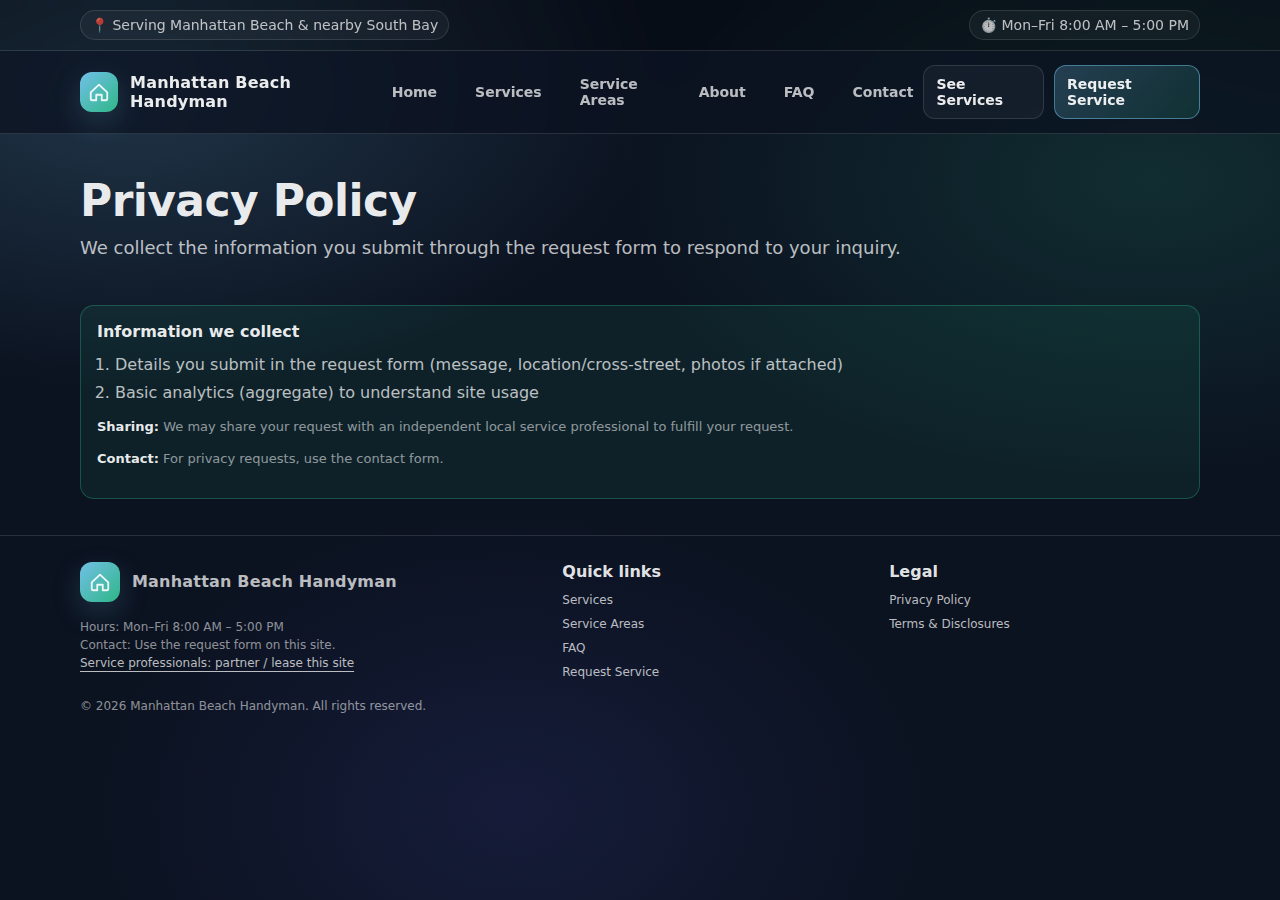
<file: privacy.html>
<!doctype html>
<html lang="en">
<head>

  <meta charset="utf-8" />
  <meta name="viewport" content="width=device-width, initial-scale=1" />
  <title>Privacy Policy | Manhattan Beach Handyman</title>
  <meta name="description" content="Privacy policy for Manhattan Beach Handyman." />
  <meta property="og:title" content="Privacy Policy | Manhattan Beach Handyman" />
  <meta property="og:description" content="Privacy policy for Manhattan Beach Handyman." />
  <meta property="og:type" content="website" />
  <meta property="og:url" content="https://manhattanbeachhandyman.com/privacy.html" />
  <meta name="theme-color" content="#0b1220" />
  <link rel="canonical" href="https://manhattanbeachhandyman.com/privacy.html" />
  <link rel="stylesheet" href="assets/css/styles.css" />
  <script type="application/ld+json">{"@context":"https://schema.org","@type":"LocalBusiness","name":"Manhattan Beach Handyman","url":"https://manhattanbeachhandyman.com/privacy.html","areaServed":{"@type":"City","name":"Manhattan Beach","address":{"@type":"PostalAddress","addressLocality":"Manhattan Beach","addressRegion":"CA","addressCountry":"US"}},"serviceType":"Handyman Services","openingHoursSpecification":[{"@type":"OpeningHoursSpecification","dayOfWeek":["Monday","Tuesday","Wednesday","Thursday","Friday"],"opens":"08:00","closes":"17:00"}]}</script>

</head>
<body>

  <div class="topbar">
    <div class="container topbar-inner">
      <div class="pill">📍 Serving Manhattan Beach & nearby South Bay</div>
      <div class="pill">⏱️ Mon–Fri 8:00 AM – 5:00 PM</div>
    </div>
  </div>


  <header class="site-header">
    <div class="container">
      <div class="nav">
        <a class="brand" href="index.html" aria-label="Manhattan Beach Handyman homepage">
          <span class="logo" aria-hidden="true">
            <svg viewBox="0 0 24 24" fill="none" aria-hidden="true">
              <path d="M3 12.5L12 4l9 8.5v7a1.5 1.5 0 0 1-1.5 1.5H15v-6h-6v6H4.5A1.5 1.5 0 0 1 3 19.5v-7Z" stroke="white" stroke-width="2" stroke-linejoin="round"/>
            </svg>
          </span>
          <span>Manhattan Beach Handyman</span>
        </a>

        <nav class="nav-links" aria-label="Primary navigation">
          <a class="" href="index.html">Home</a>
<a class="" href="services.html">Services</a>
<a class="" href="service-areas.html">Service Areas</a>
<a class="" href="about.html">About</a>
<a class="" href="faq.html">FAQ</a>
<a class="" href="contact.html">Contact</a>
        </nav>

        <div class="nav-cta">
          <a class="btn small" href="services.html">See Services</a>
          <a class="btn primary small" href="contact.html">Request Service</a>
        </div>

        <button class="mobile-toggle" data-mobile-toggle aria-label="Toggle menu">Menu</button>
      </div>

      <nav class="mobile-menu" data-mobile-menu aria-label="Mobile navigation">
        <a class="" href="index.html">Home</a>
<a class="" href="services.html">Services</a>
<a class="" href="service-areas.html">Service Areas</a>
<a class="" href="about.html">About</a>
<a class="" href="faq.html">FAQ</a>
<a class="" href="contact.html">Contact</a>
        <div class="hero-actions" style="margin-top:10px;">
          <a class="btn" href="services.html">See Services</a>
          <a class="btn primary" href="contact.html">Request Service</a>
        </div>
      </nav>
    </div>
  </header>

<main>

  <section class="page-hero">
    <div class="container">
      <h1>Privacy Policy</h1>
      <p class="lead">We collect the information you submit through the request form to respond to your inquiry.</p>
    </div>
  </section>

  <section class="section">
    <div class="container">
      <div class="callout">
        <strong>Information we collect</strong>
        <ol class="list">
          <li>Details you submit in the request form (message, location/cross‑street, photos if attached)</li>
          <li>Basic analytics (aggregate) to understand site usage</li>
        </ol>
        <p class="mini"><strong>Sharing:</strong> We may share your request with an independent local service professional to fulfill your request.</p>
        <p class="mini"><strong>Contact:</strong> For privacy requests, use the <a href="contact.html">contact form</a>.</p>
      </div>
    </div>
  </section>

</main>

  <footer>
    <div class="container">
      <div class="footer-grid">
        <div>
          <div class="brand" style="margin-bottom:8px;">
            <span class="logo" aria-hidden="true"><svg viewBox="0 0 24 24" fill="none" aria-hidden="true">
              <path d="M3 12.5L12 4l9 8.5v7a1.5 1.5 0 0 1-1.5 1.5H15v-6h-6v6H4.5A1.5 1.5 0 0 1 3 19.5v-7Z" stroke="white" stroke-width="2" stroke-linejoin="round"/>
            </svg></span>
            <span>Manhattan Beach Handyman</span>
          </div>
          <div class="smallprint">
            Hours: Mon–Fri 8:00 AM – 5:00 PM<br />
            Contact: Use the request form on this site.<br />
            <span class="partner-link"><a href="partner.html">Service professionals: partner / lease this site</a></span>
          </div>
        </div>
        <div>
          <strong style="color:rgba(255,255,255,.9)">Quick links</strong>
          <div class="smallprint" style="margin-top:10px; display:grid; gap:6px;">
            <a href="services.html">Services</a>
            <a href="service-areas.html">Service Areas</a>
            <a href="faq.html">FAQ</a>
            <a href="contact.html">Request Service</a>
          </div>
        </div>
        <div>
          <strong style="color:rgba(255,255,255,.9)">Legal</strong>
          <div class="smallprint" style="margin-top:10px; display:grid; gap:6px;">
            <a href="privacy.html">Privacy Policy</a>
            <a href="terms.html">Terms & Disclosures</a>
          </div>
        </div>
      </div>

      <div class="footer-bottom">
        <div class="smallprint">© <span data-year>2026</span> Manhattan Beach Handyman. All rights reserved.</div>
      </div>
    </div>
  </footer>

  <script src="assets/js/main.js"></script>

</body>
</html>
</file>
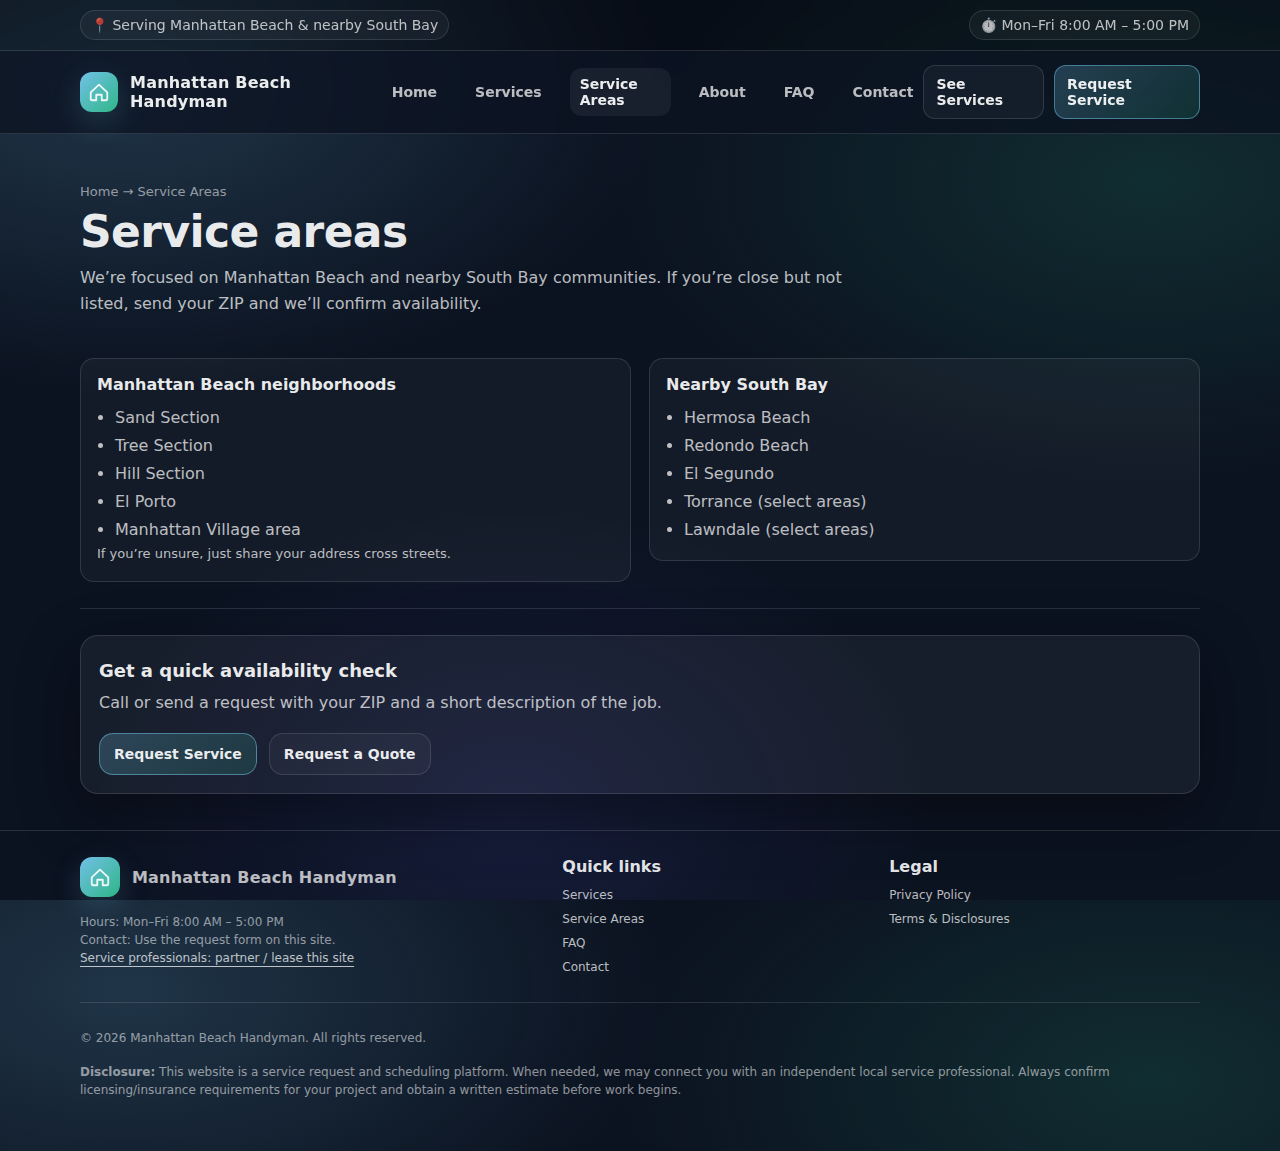
<file: service-areas.html>
<!doctype html>
<html lang="en">
<head>
  <meta charset="utf-8" />
  <meta name="viewport" content="width=device-width, initial-scale=1" />
  <title>Service Areas | Manhattan Beach Handyman</title>
  <meta name="description" content="Handyman service areas in Manhattan Beach including Sand Section, Tree Section, Hill Section, El Porto, and nearby South Bay neighborhoods." />
  <meta property="og:title" content="Service Areas | Manhattan Beach Handyman" />
  <meta property="og:description" content="Handyman service areas in Manhattan Beach including Sand Section, Tree Section, Hill Section, El Porto, and nearby South Bay neighborhoods." />
  <meta property="og:type" content="website" />
  <meta property="og:url" content="https://manhattanbeachhandyman.com/service-areas.html" />
  <meta name="theme-color" content="#0b1220" />
  <link rel="canonical" href="https://manhattanbeachhandyman.com/service-areas.html" />
  <link rel="stylesheet" href="assets/css/styles.css" />
  <script type="application/ld+json">{"@context": "https://schema.org", "@type": "LocalBusiness", "name": "Manhattan Beach Handyman", "url": "https://manhattanbeachhandyman.com/service-areas.html", "areaServed": {"@type": "City", "name": "Manhattan Beach", "address": {"@type": "PostalAddress", "addressLocality": "Manhattan Beach", "addressRegion": "CA", "addressCountry": "US"}}, "serviceType": "Handyman Services", "openingHoursSpecification": [{"@type": "OpeningHoursSpecification", "dayOfWeek": ["Monday", "Tuesday", "Wednesday", "Thursday", "Friday"], "opens": "08:00", "closes": "17:00"}]}</script>
</head>
<body>
  <div class="topbar">
    <div class="container topbar-inner">
      <div class="pill">📍 Serving Manhattan Beach & nearby South Bay</div>
      <div class="pill">⏱️ Mon–Fri 8:00 AM – 5:00 PM</div>
    </div>
  </div>

  <header class="site-header">
    <div class="container">
      <div class="nav">
        <a class="brand" href="index.html" aria-label="Manhattan Beach Handyman homepage">
          <span class="logo"><svg viewBox="0 0 24 24" fill="none" aria-hidden="true">
  <path d="M3 12.5L12 4l9 8.5v7a1.5 1.5 0 0 1-1.5 1.5H15v-6h-6v6H4.5A1.5 1.5 0 0 1 3 19.5v-7Z" stroke="white" stroke-width="2" stroke-linejoin="round"/>
</svg></span>
          <span>Manhattan Beach Handyman</span>
        </a>

        <nav class="nav-links" aria-label="Primary navigation">
          <a class="" href="index.html">Home</a>
<a class="" href="services.html">Services</a>
<a class="active" href="service-areas.html">Service Areas</a>
<a class="" href="about.html">About</a>
<a class="" href="faq.html">FAQ</a>
<a class="" href="contact.html">Contact</a>
        </nav>

                <div class="nav-cta">
          <a class="btn small" href="services.html">See Services</a>
          <a class="btn primary small" href="contact.html">Request Service</a>
        </div>

        <button class="mobile-toggle" data-mobile-toggle aria-label="Toggle menu">Menu</button>
      </div>

      <nav class="mobile-menu" data-mobile-menu aria-label="Mobile navigation">
        <a class="" href="index.html">Home</a>
<a class="" href="services.html">Services</a>
<a class="active" href="service-areas.html">Service Areas</a>
<a class="" href="about.html">About</a>
<a class="" href="faq.html">FAQ</a>
<a class="" href="contact.html">Contact</a>
                <div class="hero-actions" style="margin-top:10px;">
          <a class="btn" href="services.html">See Services</a>
          <a class="btn primary" href="contact.html">Request Service</a>
        </div>
      </nav>
    </div>
  </header>

  <main>
    <section class="page-hero">
      <div class="container">
        <div class="breadcrumb"><a href="index.html">Home</a> → Service Areas</div>
        <h1>Service areas</h1>
        <p>
          We’re focused on Manhattan Beach and nearby South Bay communities.
          If you’re close but not listed, send your ZIP and we’ll confirm availability.
        </p>
      </div>
    </section>

    <section class="section">
      <div class="container">
        <div class="split">
          <div class="feature">
            <h3>Manhattan Beach neighborhoods</h3>
            <ul class="list">
              <li>Sand Section</li>
              <li>Tree Section</li>
              <li>Hill Section</li>
              <li>El Porto</li>
              <li>Manhattan Village area</li>
            </ul>
            <p class="mini">If you’re unsure, just share your address cross streets.</p>
          </div>

          <div class="feature">
            <h3>Nearby South Bay</h3>
            <ul class="list">
              <li>Hermosa Beach</li>
              <li>Redondo Beach</li>
              <li>El Segundo</li>
              <li>Torrance (select areas)</li>
              <li>Lawndale (select areas)</li>
            </ul>
          </div>
        </div>

        <div class="hr"></div>

        <div class="card">
          <div class="card-inner">
            <h3>Get a quick availability check</h3>
            <p>Call or send a request with your ZIP and a short description of the job.</p>
            <div class="hero-actions">
              <a class="btn primary" href="contact.html">Request Service</a>
              <a class="btn" href="contact.html">Request a Quote</a>
            </div>
          </div>
        </div>
      </div>
    </section>
  </main>

  <footer>
    <div class="container">
      <div class="footer-grid">
        <div>
          <div class="brand" style="margin-bottom:8px;">
            <span class="logo" aria-hidden="true"><svg viewBox="0 0 24 24" fill="none" aria-hidden="true">
  <path d="M3 12.5L12 4l9 8.5v7a1.5 1.5 0 0 1-1.5 1.5H15v-6h-6v6H4.5A1.5 1.5 0 0 1 3 19.5v-7Z" stroke="white" stroke-width="2" stroke-linejoin="round"/>
</svg></span>
            <span>Manhattan Beach Handyman</span>
          </div>
          <div class="smallprint">
            Hours: Mon–Fri 8:00 AM – 5:00 PM<br />
            Contact: Use the request form on this site.<br />
            <span class="partner-link"><a href="partner.html">Service professionals: partner / lease this site</a></span>
          </div>
        </div>
        <div>
          <strong style="color:rgba(255,255,255,.9)">Quick links</strong>
          <div class="smallprint" style="margin-top:10px; display:grid; gap:6px;">
            <a href="services.html">Services</a>
            <a href="service-areas.html">Service Areas</a>
            <a href="faq.html">FAQ</a>
            <a href="contact.html">Contact</a>
          </div>
        </div>
        <div>
          <strong style="color:rgba(255,255,255,.9)">Legal</strong>
          <div class="smallprint" style="margin-top:10px; display:grid; gap:6px;">
            <a href="privacy.html">Privacy Policy</a>
            <a href="terms.html">Terms & Disclosures</a>
          </div>
        </div>
      </div>

      <div class="hr"></div>

      <div class="smallprint">
        © <span data-year></span> Manhattan Beach Handyman. All rights reserved.
      </div>
      <p class="smallprint">
        <strong>Disclosure:</strong> This website is a service request and scheduling platform. When needed, we may connect you with an independent local service professional.
        Always confirm licensing/insurance requirements for your project and obtain a written estimate before work begins.
      </p>
    </div>
  </footer>

  <script src="assets/js/main.js" defer></script>
</body>
</html>
</file>
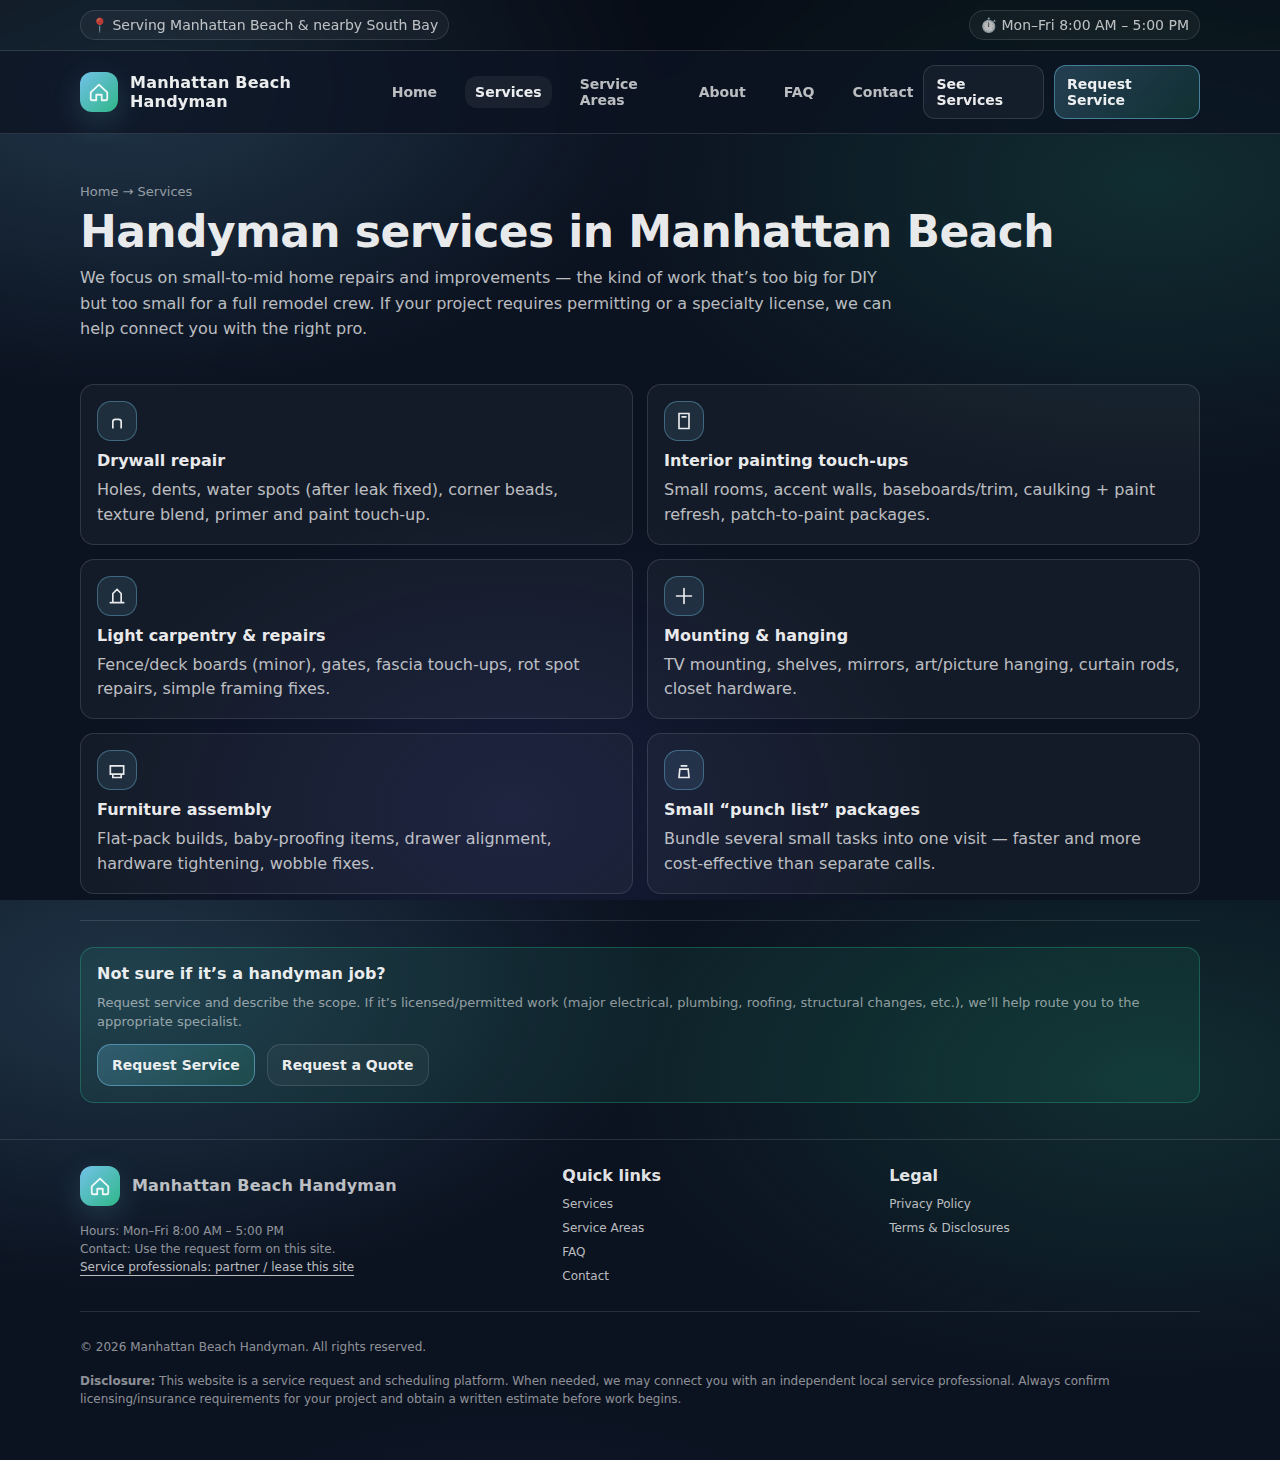
<file: services.html>
<!doctype html>
<html lang="en">
<head>
  <meta charset="utf-8" />
  <meta name="viewport" content="width=device-width, initial-scale=1" />
  <title>Services | Manhattan Beach Handyman</title>
  <meta name="description" content="Explore common handyman services in Manhattan Beach: drywall repair, mounting, small carpentry fixes, doors & hardware, and punch lists." />
  <meta property="og:title" content="Services | Manhattan Beach Handyman" />
  <meta property="og:description" content="Explore common handyman services in Manhattan Beach: drywall repair, mounting, small carpentry fixes, doors & hardware, and punch lists." />
  <meta property="og:type" content="website" />
  <meta property="og:url" content="https://manhattanbeachhandyman.com/services.html" />
  <meta name="theme-color" content="#0b1220" />
  <link rel="canonical" href="https://manhattanbeachhandyman.com/services.html" />
  <link rel="stylesheet" href="assets/css/styles.css" />
  <script type="application/ld+json">{"@context": "https://schema.org", "@type": "LocalBusiness", "name": "Manhattan Beach Handyman", "url": "https://manhattanbeachhandyman.com/services.html", "areaServed": {"@type": "City", "name": "Manhattan Beach", "address": {"@type": "PostalAddress", "addressLocality": "Manhattan Beach", "addressRegion": "CA", "addressCountry": "US"}}, "serviceType": "Handyman Services", "openingHoursSpecification": [{"@type": "OpeningHoursSpecification", "dayOfWeek": ["Monday", "Tuesday", "Wednesday", "Thursday", "Friday"], "opens": "08:00", "closes": "17:00"}]}</script>
</head>
<body>
  <div class="topbar">
    <div class="container topbar-inner">
      <div class="pill">📍 Serving Manhattan Beach & nearby South Bay</div>
      <div class="pill">⏱️ Mon–Fri 8:00 AM – 5:00 PM</div>
    </div>
  </div>

  <header class="site-header">
    <div class="container">
      <div class="nav">
        <a class="brand" href="index.html" aria-label="Manhattan Beach Handyman homepage">
          <span class="logo"><svg viewBox="0 0 24 24" fill="none" aria-hidden="true">
  <path d="M3 12.5L12 4l9 8.5v7a1.5 1.5 0 0 1-1.5 1.5H15v-6h-6v6H4.5A1.5 1.5 0 0 1 3 19.5v-7Z" stroke="white" stroke-width="2" stroke-linejoin="round"/>
</svg></span>
          <span>Manhattan Beach Handyman</span>
        </a>

        <nav class="nav-links" aria-label="Primary navigation">
          <a class="" href="index.html">Home</a>
<a class="active" href="services.html">Services</a>
<a class="" href="service-areas.html">Service Areas</a>
<a class="" href="about.html">About</a>
<a class="" href="faq.html">FAQ</a>
<a class="" href="contact.html">Contact</a>
        </nav>

                <div class="nav-cta">
          <a class="btn small" href="services.html">See Services</a>
          <a class="btn primary small" href="contact.html">Request Service</a>
        </div>

        <button class="mobile-toggle" data-mobile-toggle aria-label="Toggle menu">Menu</button>
      </div>

      <nav class="mobile-menu" data-mobile-menu aria-label="Mobile navigation">
        <a class="" href="index.html">Home</a>
<a class="active" href="services.html">Services</a>
<a class="" href="service-areas.html">Service Areas</a>
<a class="" href="about.html">About</a>
<a class="" href="faq.html">FAQ</a>
<a class="" href="contact.html">Contact</a>
                <div class="hero-actions" style="margin-top:10px;">
          <a class="btn" href="services.html">See Services</a>
          <a class="btn primary" href="contact.html">Request Service</a>
        </div>
      </nav>
    </div>
  </header>

  <main>
    <section class="page-hero">
      <div class="container">
        <div class="breadcrumb"><a href="index.html">Home</a> → Services</div>
        <h1>Handyman services in Manhattan Beach</h1>
        <p>
          We focus on small-to-mid home repairs and improvements — the kind of work that’s too big for DIY but too small for a full remodel crew.
          If your project requires permitting or a specialty license, we can help connect you with the right pro.
        </p>
      </div>
    </section>

    <section class="section">
      <div class="container">
        <div class="cards2">
          <div class="feature">
            <div class="icon" aria-hidden="true">
              <svg viewBox="0 0 24 24" fill="none"><path d="M7 21v-8a3 3 0 0 1 3-3h4a3 3 0 0 1 3 3v8" stroke="white" stroke-width="2"/></svg>
            </div>
            <h3>Drywall repair</h3>
            <p>Holes, dents, water spots (after leak fixed), corner beads, texture blend, primer and paint touch-up.</p>
          </div>

          <div class="feature">
            <div class="icon" aria-hidden="true">
              <svg viewBox="0 0 24 24" fill="none"><path d="M6 3h12v18H6zM9 7h6" stroke="white" stroke-width="2"/></svg>
            </div>
            <h3>Interior painting touch-ups</h3>
            <p>Small rooms, accent walls, baseboards/trim, caulking + paint refresh, patch-to-paint packages.</p>
          </div>

          <div class="feature">
            <div class="icon" aria-hidden="true">
              <svg viewBox="0 0 24 24" fill="none"><path d="M4 20h16M7 20V9l5-5 5 5v11" stroke="white" stroke-width="2" stroke-linecap="round"/></svg>
            </div>
            <h3>Light carpentry & repairs</h3>
            <p>Fence/deck boards (minor), gates, fascia touch-ups, rot spot repairs, simple framing fixes.</p>
          </div>

          <div class="feature">
            <div class="icon" aria-hidden="true">
              <svg viewBox="0 0 24 24" fill="none"><path d="M3 12h18M12 3v18" stroke="white" stroke-width="2" stroke-linecap="round"/></svg>
            </div>
            <h3>Mounting & hanging</h3>
            <p>TV mounting, shelves, mirrors, art/picture hanging, curtain rods, closet hardware.</p>
          </div>

          <div class="feature">
            <div class="icon" aria-hidden="true">
              <svg viewBox="0 0 24 24" fill="none"><path d="M4 7h16v10H4zM7 17v4h10v-4" stroke="white" stroke-width="2"/></svg>
            </div>
            <h3>Furniture assembly</h3>
            <p>Flat-pack builds, baby-proofing items, drawer alignment, hardware tightening, wobble fixes.</p>
          </div>

          <div class="feature">
            <div class="icon" aria-hidden="true">
              <svg viewBox="0 0 24 24" fill="none"><path d="M8 7h8M6 21h12l-1-10H7L6 21Z" stroke="white" stroke-width="2"/></svg>
            </div>
            <h3>Small “punch list” packages</h3>
            <p>Bundle several small tasks into one visit — faster and more cost-effective than separate calls.</p>
          </div>
        </div>

        <div class="hr"></div>

        <div class="callout">
          <strong>Not sure if it’s a handyman job?</strong>
          <p class="mini" style="margin:10px 0 0;">
            Request service and describe the scope. If it’s licensed/permitted work (major electrical, plumbing, roofing, structural changes, etc.),
            we’ll help route you to the appropriate specialist.
          </p>
          <div class="hero-actions" style="margin-top:12px;">
            <a class="btn primary" href="contact.html">Request Service</a>
            <a class="btn" href="contact.html">Request a Quote</a>
          </div>
        </div>
      </div>
    </section>
  </main>

  <footer>
    <div class="container">
      <div class="footer-grid">
        <div>
          <div class="brand" style="margin-bottom:8px;">
            <span class="logo" aria-hidden="true"><svg viewBox="0 0 24 24" fill="none" aria-hidden="true">
  <path d="M3 12.5L12 4l9 8.5v7a1.5 1.5 0 0 1-1.5 1.5H15v-6h-6v6H4.5A1.5 1.5 0 0 1 3 19.5v-7Z" stroke="white" stroke-width="2" stroke-linejoin="round"/>
</svg></span>
            <span>Manhattan Beach Handyman</span>
          </div>
          <div class="smallprint">
            Hours: Mon–Fri 8:00 AM – 5:00 PM<br />
            Contact: Use the request form on this site.<br />
            <span class="partner-link"><a href="partner.html">Service professionals: partner / lease this site</a></span>
          </div>
        </div>
        <div>
          <strong style="color:rgba(255,255,255,.9)">Quick links</strong>
          <div class="smallprint" style="margin-top:10px; display:grid; gap:6px;">
            <a href="services.html">Services</a>
            <a href="service-areas.html">Service Areas</a>
            <a href="faq.html">FAQ</a>
            <a href="contact.html">Contact</a>
          </div>
        </div>
        <div>
          <strong style="color:rgba(255,255,255,.9)">Legal</strong>
          <div class="smallprint" style="margin-top:10px; display:grid; gap:6px;">
            <a href="privacy.html">Privacy Policy</a>
            <a href="terms.html">Terms & Disclosures</a>
          </div>
        </div>
      </div>

      <div class="hr"></div>

      <div class="smallprint">
        © <span data-year></span> Manhattan Beach Handyman. All rights reserved.
      </div>
      <p class="smallprint">
        <strong>Disclosure:</strong> This website is a service request and scheduling platform. When needed, we may connect you with an independent local service professional.
        Always confirm licensing/insurance requirements for your project and obtain a written estimate before work begins.
      </p>
    </div>
  </footer>

  <script src="assets/js/main.js" defer></script>
</body>
</html>
</file>
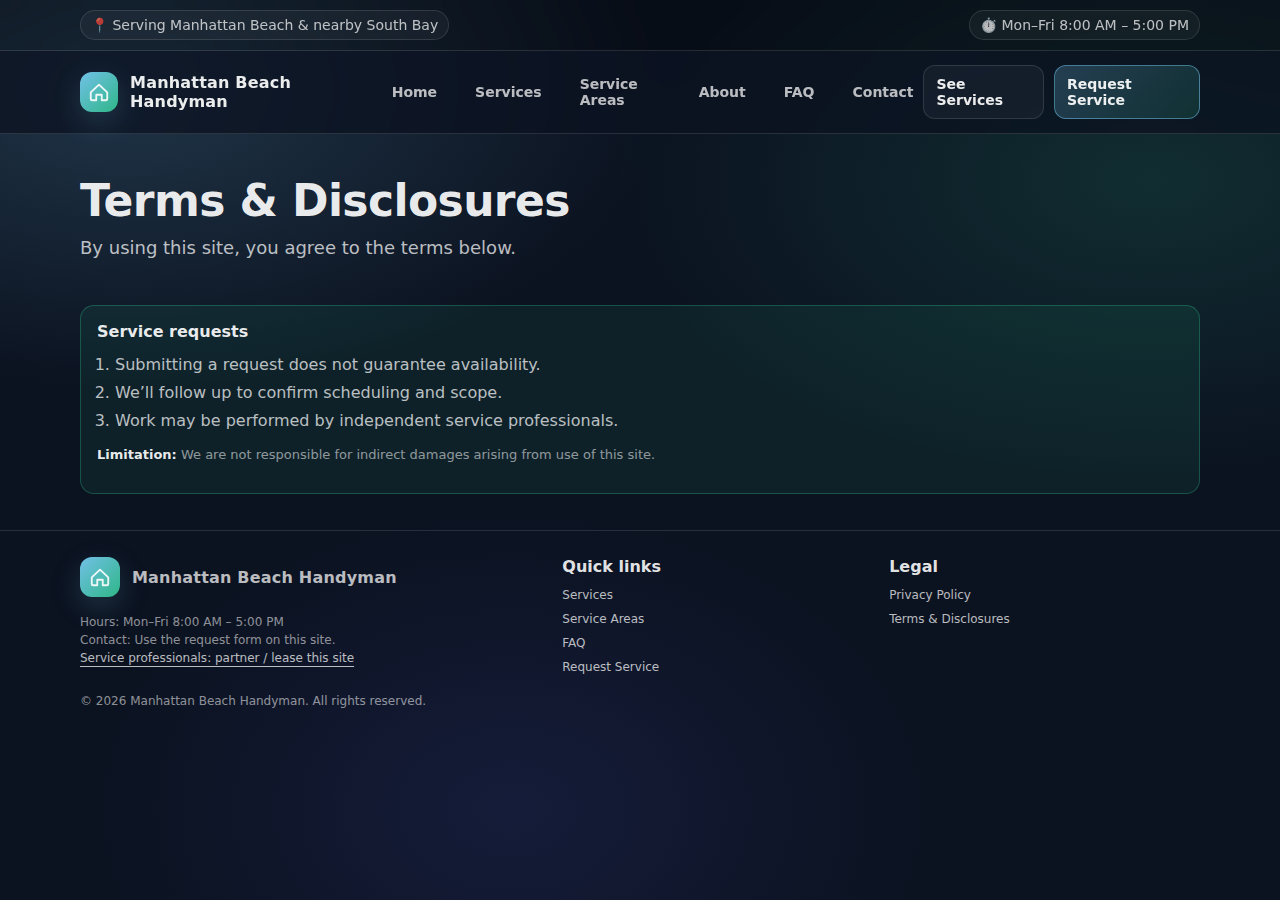
<file: terms.html>
<!doctype html>
<html lang="en">
<head>

  <meta charset="utf-8" />
  <meta name="viewport" content="width=device-width, initial-scale=1" />
  <title>Terms &amp; Disclosures | Manhattan Beach Handyman</title>
  <meta name="description" content="Terms and disclosures for Manhattan Beach Handyman." />
  <meta property="og:title" content="Terms &amp; Disclosures | Manhattan Beach Handyman" />
  <meta property="og:description" content="Terms and disclosures for Manhattan Beach Handyman." />
  <meta property="og:type" content="website" />
  <meta property="og:url" content="https://manhattanbeachhandyman.com/terms.html" />
  <meta name="theme-color" content="#0b1220" />
  <link rel="canonical" href="https://manhattanbeachhandyman.com/terms.html" />
  <link rel="stylesheet" href="assets/css/styles.css" />
  <script type="application/ld+json">{"@context":"https://schema.org","@type":"LocalBusiness","name":"Manhattan Beach Handyman","url":"https://manhattanbeachhandyman.com/terms.html","areaServed":{"@type":"City","name":"Manhattan Beach","address":{"@type":"PostalAddress","addressLocality":"Manhattan Beach","addressRegion":"CA","addressCountry":"US"}},"serviceType":"Handyman Services","openingHoursSpecification":[{"@type":"OpeningHoursSpecification","dayOfWeek":["Monday","Tuesday","Wednesday","Thursday","Friday"],"opens":"08:00","closes":"17:00"}]}</script>

</head>
<body>

  <div class="topbar">
    <div class="container topbar-inner">
      <div class="pill">📍 Serving Manhattan Beach & nearby South Bay</div>
      <div class="pill">⏱️ Mon–Fri 8:00 AM – 5:00 PM</div>
    </div>
  </div>


  <header class="site-header">
    <div class="container">
      <div class="nav">
        <a class="brand" href="index.html" aria-label="Manhattan Beach Handyman homepage">
          <span class="logo" aria-hidden="true">
            <svg viewBox="0 0 24 24" fill="none" aria-hidden="true">
              <path d="M3 12.5L12 4l9 8.5v7a1.5 1.5 0 0 1-1.5 1.5H15v-6h-6v6H4.5A1.5 1.5 0 0 1 3 19.5v-7Z" stroke="white" stroke-width="2" stroke-linejoin="round"/>
            </svg>
          </span>
          <span>Manhattan Beach Handyman</span>
        </a>

        <nav class="nav-links" aria-label="Primary navigation">
          <a class="" href="index.html">Home</a>
<a class="" href="services.html">Services</a>
<a class="" href="service-areas.html">Service Areas</a>
<a class="" href="about.html">About</a>
<a class="" href="faq.html">FAQ</a>
<a class="" href="contact.html">Contact</a>
        </nav>

        <div class="nav-cta">
          <a class="btn small" href="services.html">See Services</a>
          <a class="btn primary small" href="contact.html">Request Service</a>
        </div>

        <button class="mobile-toggle" data-mobile-toggle aria-label="Toggle menu">Menu</button>
      </div>

      <nav class="mobile-menu" data-mobile-menu aria-label="Mobile navigation">
        <a class="" href="index.html">Home</a>
<a class="" href="services.html">Services</a>
<a class="" href="service-areas.html">Service Areas</a>
<a class="" href="about.html">About</a>
<a class="" href="faq.html">FAQ</a>
<a class="" href="contact.html">Contact</a>
        <div class="hero-actions" style="margin-top:10px;">
          <a class="btn" href="services.html">See Services</a>
          <a class="btn primary" href="contact.html">Request Service</a>
        </div>
      </nav>
    </div>
  </header>

<main>

  <section class="page-hero">
    <div class="container">
      <h1>Terms & Disclosures</h1>
      <p class="lead">By using this site, you agree to the terms below.</p>
    </div>
  </section>

  <section class="section">
    <div class="container">
      <div class="callout">
        <strong>Service requests</strong>
        <ol class="list">
          <li>Submitting a request does not guarantee availability.</li>
          <li>We’ll follow up to confirm scheduling and scope.</li>
          <li>Work may be performed by independent service professionals.</li>
        </ol>
        <p class="mini"><strong>Limitation:</strong> We are not responsible for indirect damages arising from use of this site.</p>
      </div>
    </div>
  </section>

</main>

  <footer>
    <div class="container">
      <div class="footer-grid">
        <div>
          <div class="brand" style="margin-bottom:8px;">
            <span class="logo" aria-hidden="true"><svg viewBox="0 0 24 24" fill="none" aria-hidden="true">
              <path d="M3 12.5L12 4l9 8.5v7a1.5 1.5 0 0 1-1.5 1.5H15v-6h-6v6H4.5A1.5 1.5 0 0 1 3 19.5v-7Z" stroke="white" stroke-width="2" stroke-linejoin="round"/>
            </svg></span>
            <span>Manhattan Beach Handyman</span>
          </div>
          <div class="smallprint">
            Hours: Mon–Fri 8:00 AM – 5:00 PM<br />
            Contact: Use the request form on this site.<br />
            <span class="partner-link"><a href="partner.html">Service professionals: partner / lease this site</a></span>
          </div>
        </div>
        <div>
          <strong style="color:rgba(255,255,255,.9)">Quick links</strong>
          <div class="smallprint" style="margin-top:10px; display:grid; gap:6px;">
            <a href="services.html">Services</a>
            <a href="service-areas.html">Service Areas</a>
            <a href="faq.html">FAQ</a>
            <a href="contact.html">Request Service</a>
          </div>
        </div>
        <div>
          <strong style="color:rgba(255,255,255,.9)">Legal</strong>
          <div class="smallprint" style="margin-top:10px; display:grid; gap:6px;">
            <a href="privacy.html">Privacy Policy</a>
            <a href="terms.html">Terms & Disclosures</a>
          </div>
        </div>
      </div>

      <div class="footer-bottom">
        <div class="smallprint">© <span data-year>2026</span> Manhattan Beach Handyman. All rights reserved.</div>
      </div>
    </div>
  </footer>

  <script src="assets/js/main.js"></script>

</body>
</html>
</file>
<file: assets/css/styles.css>
/* Manhattan Beach Handyman - Static Lead Gen Site
   Author: Generated by ChatGPT
   Notes: Edit brand colors + typography in :root */
:root{
  --bg: #0b1220;
  --card: rgba(255,255,255,.06);
  --card2: rgba(255,255,255,.09);
  --text: rgba(255,255,255,.92);
  --muted: rgba(255,255,255,.72);
  --muted2: rgba(255,255,255,.55);
  --line: rgba(255,255,255,.12);
  --accent: #7dd3fc;
  --accent2: #34d399;
  --danger: #fb7185;
  --shadow: 0 20px 60px rgba(0,0,0,.35);
  --radius: 18px;
  --radius2: 14px;
  --max: 1120px;
  --font: ui-sans-serif, system-ui, -apple-system, Segoe UI, Roboto, Helvetica, Arial, "Apple Color Emoji", "Segoe UI Emoji";
}

*{ box-sizing: border-box; }
html,body{ height:100%; }
body{
  margin:0;
  font-family: var(--font);
  color: var(--text);
  background:
    radial-gradient(900px 500px at 10% 10%, rgba(125,211,252,.18), transparent 60%),
    radial-gradient(900px 500px at 90% 20%, rgba(52,211,153,.14), transparent 60%),
    radial-gradient(700px 500px at 40% 90%, rgba(99,102,241,.12), transparent 60%),
    var(--bg);
}

a{ color: inherit; text-decoration: none; }
a:hover{ text-decoration: underline; text-underline-offset: 4px; }
img{ max-width:100%; display:block; }

.container{ width:min(var(--max), 92vw); margin:0 auto; }
.topbar{
  background: rgba(0,0,0,.28);
  border-bottom: 1px solid var(--line);
  backdrop-filter: blur(12px);
}
.topbar-inner{
  display:flex; gap:18px; align-items:center; justify-content:space-between;
  padding: 10px 0;
  color: var(--muted);
  font-size: 14px;
}
.topbar .pill{
  display:inline-flex; align-items:center; gap:8px;
  padding: 6px 10px; border: 1px solid var(--line);
  border-radius: 999px;
  background: rgba(255,255,255,.04);
}

header.site-header{
  position: sticky; top: 0;
  z-index: 50;
  background: rgba(11,18,32,.75);
  border-bottom: 1px solid var(--line);
  backdrop-filter: blur(14px);
}
.nav{
  display:flex; align-items:center; justify-content:space-between;
  padding: 14px 0;
}
.brand{
  display:flex; align-items:center; gap:12px;
  font-weight: 700;
  letter-spacing: .2px;
}
.logo{
  width:40px; height:40px; border-radius: 12px;
  background: linear-gradient(135deg, rgba(125,211,252,.9), rgba(52,211,153,.85));
  box-shadow: 0 10px 30px rgba(125,211,252,.18);
  display:grid; place-items:center;
}
.logo svg{ width:22px; height:22px; opacity:.9; }
.nav-links{
  display:flex; gap:18px; align-items:center;
}
.nav-links a{
  color: var(--muted);
  font-weight: 600;
  font-size: 14px;
  padding: 8px 10px;
  border-radius: 12px;
}
.nav-links a.active,
.nav-links a:hover{
  color: var(--text);
  background: rgba(255,255,255,.06);
  text-decoration: none;
}
.nav-cta{
  display:flex; gap:10px; align-items:center;
}
.btn{
  display:inline-flex; align-items:center; justify-content:center; gap:10px;
  padding: 12px 14px;
  border-radius: 14px;
  border: 1px solid var(--line);
  background: rgba(255,255,255,.04);
  color: var(--text);
  font-weight: 700;
  font-size: 14px;
  box-shadow: none;
}
.btn:hover{
  background: rgba(255,255,255,.08);
  text-decoration:none;
}
.btn.primary{
  border-color: rgba(125,211,252,.45);
  background: linear-gradient(135deg, rgba(125,211,252,.22), rgba(52,211,153,.14));
}
.btn.primary:hover{
  border-color: rgba(125,211,252,.68);
}
.btn.small{ padding: 10px 12px; border-radius: 12px; }

.mobile-toggle{
  display:none;
  padding:10px 12px;
  border-radius: 12px;
  border: 1px solid var(--line);
  background: rgba(255,255,255,.04);
  font-weight: 800;
}
.mobile-menu{
  display:none;
  padding-bottom: 14px;
}
.mobile-menu a{
  display:block;
  padding: 10px 12px;
  border-radius: 12px;
  margin: 6px 0;
  color: var(--muted);
  border: 1px solid transparent;
}
.mobile-menu a:hover,
.mobile-menu a.active{
  color: var(--text);
  background: rgba(255,255,255,.06);
  border-color: var(--line);
  text-decoration:none;
}

.hero{
  padding: 54px 0 18px;
}
.hero-grid{
  display:grid;
  grid-template-columns: 1.2fr .8fr;
  gap: 24px;
  align-items: start;
}
.kicker{
  display:inline-flex; align-items:center; gap:10px;
  color: var(--muted);
  font-weight: 700;
  font-size: 13px;
  letter-spacing: .4px;
  padding: 8px 12px;
  border-radius: 999px;
  border: 1px solid var(--line);
  background: rgba(255,255,255,.04);
}
.kicker .dot{
  width: 8px; height: 8px; border-radius: 999px;
  background: var(--accent2);
  box-shadow: 0 0 0 6px rgba(52,211,153,.12);
}
h1{
  margin: 14px 0 10px;
  font-size: clamp(30px, 4vw, 52px);
  letter-spacing: -0.6px;
  line-height: 1.05;
}
.lead{
  color: var(--muted);
  font-size: 18px;
  line-height: 1.55;
  margin: 10px 0 0;
  max-width: 56ch;
}
.hero-actions{
  display:flex;
  gap: 12px;
  margin-top: 18px;
  flex-wrap: wrap;
}
.badges{
  display:flex; gap:10px; flex-wrap:wrap;
  margin-top: 18px;
}
.badge{
  padding: 9px 12px;
  border-radius: 999px;
  border: 1px solid var(--line);
  background: rgba(255,255,255,.04);
  color: var(--muted);
  font-weight: 700;
  font-size: 13px;
}

.card{
  border: 1px solid var(--line);
  border-radius: var(--radius);
  background: rgba(255,255,255,.05);
  box-shadow: var(--shadow);
}
.card .card-inner{ padding: 18px; }
.card h3{ margin: 6px 0 10px; font-size: 18px; }
.card p{ margin: 8px 0 0; color: var(--muted); line-height: 1.55; }

.quick-quote{
  display:grid;
  gap: 12px;
}
.input{
  display:grid;
  gap: 8px;
}
label{
  font-size: 13px;
  color: var(--muted);
  font-weight: 700;
}
input, textarea, select{
  width:100%;
  padding: 12px 12px;
  border-radius: 14px;
  border: 1px solid rgba(255,255,255,.14);
  background: rgba(11,18,32,.45);
  color: var(--text);
  outline: none;
}
textarea{ min-height: 92px; resize: vertical; }
input:focus, textarea:focus, select:focus{
  border-color: rgba(125,211,252,.65);
  box-shadow: 0 0 0 4px rgba(125,211,252,.12);
}
.form-row{
  display:grid;
  grid-template-columns: 1fr 1fr;
  gap: 10px;
}
.helper{
  font-size: 12px;
  color: var(--muted2);
  line-height: 1.4;
}

.section{
  padding: 36px 0;
}
.section h2{
  margin: 0 0 8px;
  font-size: 28px;
  letter-spacing: -0.3px;
}
.section .sub{
  margin: 0 0 18px;
  color: var(--muted);
  line-height: 1.6;
  max-width: 72ch;
}
.grid3{
  display:grid;
  grid-template-columns: repeat(3, 1fr);
  gap: 14px;
}
.feature{
  padding: 16px;
  border-radius: var(--radius2);
  border: 1px solid var(--line);
  background: rgba(255,255,255,.04);
}
.feature h3{ margin: 0 0 8px; font-size: 16px; }
.feature p{ margin: 0; color: var(--muted); line-height: 1.55; }
.icon{
  width: 40px; height: 40px;
  border-radius: 14px;
  border: 1px solid rgba(125,211,252,.35);
  background: rgba(125,211,252,.10);
  display:grid; place-items:center;
  margin-bottom: 10px;
}
.icon svg{ width:20px; height:20px; opacity: .9; }

.split{
  display:grid;
  grid-template-columns: 1fr 1fr;
  gap: 18px;
  align-items:start;
}
.list{
  padding-left: 18px;
  margin: 10px 0 0;
  color: var(--muted);
  line-height: 1.75;
}
.callout{
  padding: 16px;
  border-radius: var(--radius2);
  border: 1px solid rgba(52,211,153,.28);
  background: rgba(52,211,153,.08);
}
.callout strong{ color: rgba(255,255,255,.92); }
.mini{
  color: var(--muted2);
  font-size: 13px;
  line-height: 1.5;
  margin-top: 10px;
}
.hr{
  height:1px; background: var(--line);
  margin: 26px 0;
}

footer{
  border-top: 1px solid var(--line);
  padding: 26px 0 40px;
  color: var(--muted);
}
.footer-grid{
  display:grid;
  grid-template-columns: 1.2fr .8fr .8fr;
  gap: 16px;
}
.footer-grid a{ color: var(--muted); }
.footer-grid a:hover{ color: var(--text); text-decoration: underline; }
.smallprint{
  margin-top: 16px;
  color: var(--muted2);
  font-size: 12px;
  line-height: 1.5;
}

.notice{
  font-size: 12px;
  color: var(--muted2);
  line-height: 1.55;
  padding: 10px 12px;
  border-radius: 12px;
  border: 1px solid var(--line);
  background: rgba(255,255,255,.03);
}

.breadcrumb{
  margin-top: 16px;
  color: var(--muted2);
  font-size: 13px;
}
.page-hero{
  padding: 34px 0 6px;
}
.page-hero h1{ font-size: clamp(26px, 3.6vw, 44px); margin: 10px 0; }
.page-hero p{ margin: 0; color: var(--muted); line-height: 1.6; max-width: 80ch; }

.cards2{
  display:grid;
  grid-template-columns: 1fr 1fr;
  gap: 14px;
}
.faq details{
  border: 1px solid var(--line);
  background: rgba(255,255,255,.04);
  border-radius: 14px;
  padding: 14px 14px;
  margin: 10px 0;
}
.faq summary{
  cursor:pointer;
  font-weight: 800;
  color: var(--text);
}
.faq p{
  color: var(--muted);
  line-height: 1.65;
  margin: 10px 0 0;
}

@media (max-width: 900px){
  .hero-grid{ grid-template-columns: 1fr; }
  .grid3{ grid-template-columns: 1fr; }
  .split{ grid-template-columns: 1fr; }
  .cards2{ grid-template-columns: 1fr; }
  .nav-links, .nav-cta{ display:none; }
  .mobile-toggle{ display:inline-flex; }
  .mobile-menu{ display:block; }
  .form-row{ grid-template-columns: 1fr; }
  .footer-grid{ grid-template-columns: 1fr; }
}



/* Embed helper */
.embed{
  border-radius: var(--radius2);
  overflow:hidden;
  background: rgba(255,255,255,.06);
  border: 1px solid var(--line);
}
.embed iframe{
  display:block;
}

/* Partner link styling */
.partner-link a{ text-decoration: underline; text-underline-offset: 4px; }
</file>
